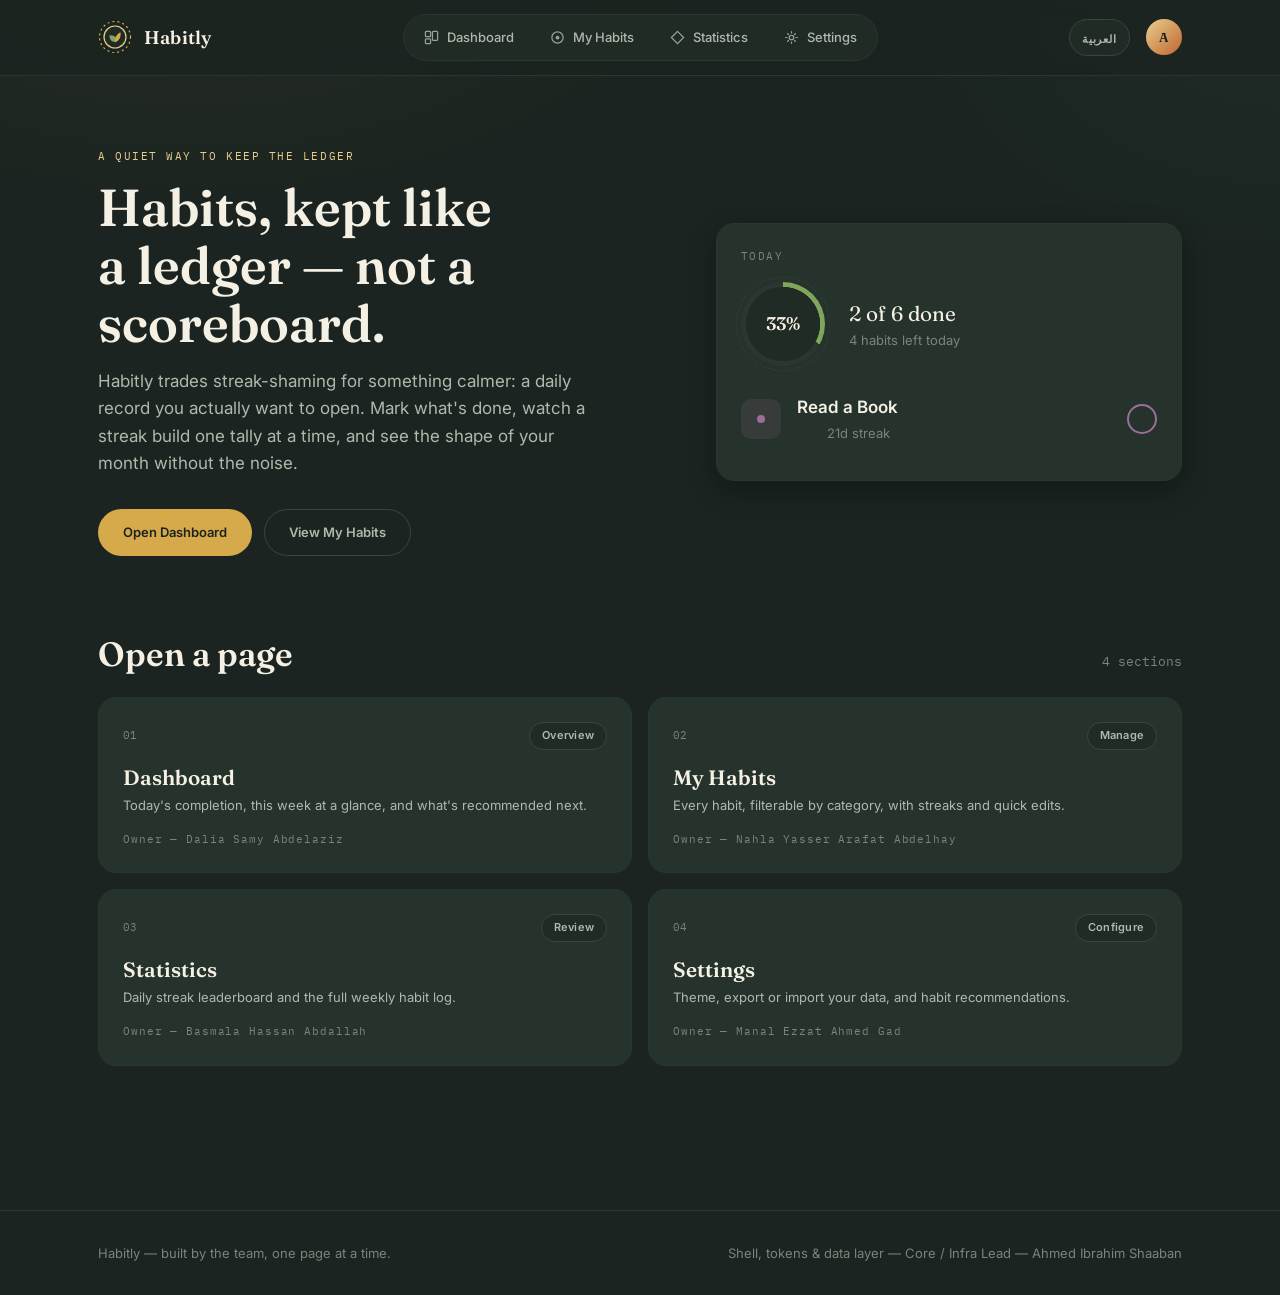
<file: index.html>
<!doctype html>
<html lang="en">
<head>
  <meta charset="UTF-8" />
  <meta name="viewport" content="width=device-width, initial-scale=1.0" />
  <title>Habitly — Keep the ledger.</title>
  <meta name="description" content="Habitly is a quiet, ledger-style way to keep your daily habits." />
  <link rel="icon" href="data:image/svg+xml,%3Csvg xmlns=%27http://www.w3.org/2000/svg%27 viewBox=%270 0 34 34%27%3E%3Ccircle cx=%2717%27 cy=%2717%27 r=%2716%27 fill=%27%231B2420%27/%3E%3Ccircle cx=%2717%27 cy=%2717%27 r=%2711%27 fill=%27%23202B25%27 stroke=%27%23E9CE8F%27 stroke-width=%271.2%27/%3E%3Cpath d=%27M17 22c-3.5 0-5.5-2.5-5.5-6.2 0-.3.2-.5.5-.5 3.9 0 6.7 1.6 7.8 4.2.2.5-.1 1-.6 1.1-.7.2-1.4.3-2.2.4Z%27 fill=%27%237FA65B%27/%3E%3Cpath d=%27M17 22c0-4.8 1.6-8 5-9.4.3-.1.6.1.6.4.4 4.4-1.6 7.7-5.1 9.2-.3.1-.5-.1-.5-.2Z%27 fill=%27%23D6A94B%27/%3E%3C/svg%3E" />
  <link rel="stylesheet" href="tokens.css" />
  <link rel="stylesheet" href="components.css" />
  <style>
    /* Home-page-only styling. Layout rules specific to index.html live here,
       not in tokens.css or components.css — those stay page-agnostic. */
    .hero {
      padding-block: var(--space-8) var(--space-7);
      display: grid;
      grid-template-columns: 1.1fr 0.9fr;
      gap: var(--space-7);
      align-items: center;
    }
    .hero__eyebrow {
      font-family: var(--font-mono);
      font-size: var(--fs-xs);
      letter-spacing: var(--tracking-wider);
      text-transform: uppercase;
      color: var(--color-gold-soft);
      margin-bottom: var(--space-3);
    }
    .hero__title {
      font-size: var(--fs-2xl);
      max-width: 12ch;
    }
    .hero__lede {
      margin-top: var(--space-4);
      max-width: 46ch;
      color: var(--color-text-secondary);
      font-size: var(--fs-md);
      line-height: var(--lh-normal);
    }
    .hero__actions {
      margin-top: var(--space-6);
      display: flex;
      gap: var(--space-3);
      flex-wrap: wrap;
    }
    .hero__panel {
      display: flex;
      flex-direction: column;
      gap: var(--space-4);
    }
    .hero__stat-row {
      display: flex;
      align-items: center;
      gap: var(--space-5);
    }
    .hero__stat-label {
      font-size: var(--fs-sm);
      color: var(--color-text-tertiary);
    }
    .hero__stat-value {
      font-family: var(--font-display);
      font-size: var(--fs-lg);
      color: var(--color-text-primary);
    }

    .menu {
      padding-block: var(--space-6) var(--space-8);
    }
    .menu__heading {
      display: flex;
      align-items: baseline;
      justify-content: space-between;
      margin-bottom: var(--space-5);
    }
    .menu__title {
      font-size: var(--fs-xl);
    }
    .menu__count {
      font-family: var(--font-mono);
      font-size: var(--fs-sm);
      color: var(--color-text-tertiary);
    }
    .menu__grid {
      display: grid;
      grid-template-columns: repeat(2, 1fr);
      gap: var(--space-4);
    }
    .menu-card {
      display: block;
      transition: border-color var(--duration-base) var(--ease-out),
                  transform var(--duration-fast) var(--ease-out);
    }
    .menu-card:hover {
      border-color: var(--color-gold);
      transform: translateY(-2px);
    }
    .menu-card__top {
      display: flex;
      align-items: center;
      justify-content: space-between;
    }
    .menu-card__index {
      font-family: var(--font-mono);
      font-size: var(--fs-xs);
      color: var(--color-text-tertiary);
    }
    .menu-card__title {
      margin-top: var(--space-4);
      font-size: var(--fs-lg);
    }
    .menu-card__desc {
      margin-top: var(--space-2);
      color: var(--color-text-secondary);
      font-size: var(--fs-sm);
      line-height: var(--lh-snug);
    }
    .menu-card__owner {
      margin-top: var(--space-4);
      font-family: var(--font-mono);
      font-size: var(--fs-xs);
      letter-spacing: var(--tracking-wide);
      color: var(--color-text-tertiary);
    }

    @media (max-width: 860px) {
      .hero { grid-template-columns: 1fr; }
      .menu__grid { grid-template-columns: 1fr; }
    }

    /* Arabic reads wider per character — relax the Latin-tuned max-widths */
    html[lang="ar"] .hero__title { max-width: 16ch; }
    html[lang="ar"] .hero__lede { max-width: 52ch; }
  </style>
</head>
<body>

  <!-- ================= Shared header — identical markup on every page ================= -->
  <header class="site-header">
    <div class="container site-header__inner">
      <a href="index.html" class="brand">
        <svg class="brand__mark" viewBox="0 0 34 34" fill="none" xmlns="http://www.w3.org/2000/svg">
          <circle cx="17" cy="17" r="15.5" stroke="var(--color-gold)" stroke-width="1.2" stroke-dasharray="2 3"/>
          <circle cx="17" cy="17" r="11" fill="var(--color-bg-elevated)" stroke="var(--color-gold-soft)" stroke-width="1.2"/>
          <path d="M17 22c-3.5 0-5.5-2.5-5.5-6.2 0-.3.2-.5.5-.5 3.9 0 6.7 1.6 7.8 4.2.2.5-.1 1-.6 1.1-.7.2-1.4.3-2.2.4Z" fill="var(--color-sage)"/>
          <path d="M17 22c0-4.8 1.6-8 5-9.4.3-.1.6.1.6.4.4 4.4-1.6 7.7-5.1 9.2-.3.1-.5-.1-.5-.2Z" fill="var(--color-gold)"/>
        </svg>
        <span class="brand__name">Habitly</span>
      </a>

      <nav class="nav" aria-label="Primary">
        <a href="dashboard.html" class="nav__link">
          <svg class="nav__link-icon" viewBox="0 0 16 16" fill="none"><rect x="1.5" y="1.5" width="5.5" height="5.5" rx="1" stroke="currentColor" stroke-width="1.3"/><rect x="9" y="1.5" width="5.5" height="9.5" rx="1" stroke="currentColor" stroke-width="1.3"/><rect x="1.5" y="9.5" width="5.5" height="5" rx="1" stroke="currentColor" stroke-width="1.3"/></svg>
          <span class="nav__link-label" data-i18n="nav.dashboard">Dashboard</span>
        </a>
        <a href="habits.html" class="nav__link">
          <svg class="nav__link-icon" viewBox="0 0 16 16" fill="none"><circle cx="8" cy="8" r="6" stroke="currentColor" stroke-width="1.3"/><circle cx="8" cy="8" r="2" fill="currentColor"/></svg>
          <span class="nav__link-label" data-i18n="nav.habits">My Habits</span>
        </a>
        <a href="stats.html" class="nav__link">
          <svg class="nav__link-icon" viewBox="0 0 16 16" fill="none"><path d="M8 1.5 14.5 8 8 14.5 1.5 8Z" stroke="currentColor" stroke-width="1.3"/></svg>
          <span class="nav__link-label" data-i18n="nav.stats">Statistics</span>
        </a>
        <a href="settings.html" class="nav__link">
          <svg class="nav__link-icon" viewBox="0 0 16 16" fill="none"><circle cx="8" cy="8" r="2.4" stroke="currentColor" stroke-width="1.3"/><path d="M8 1.8v1.4M8 12.8v1.4M14.2 8h-1.4M3.2 8H1.8M12.2 3.8l-1 1M4.8 11.2l-1 1M12.2 12.2l-1-1M4.8 4.8l-1-1" stroke="currentColor" stroke-width="1.3" stroke-linecap="round"/></svg>
          <span class="nav__link-label" data-i18n="nav.settings">Settings</span>
        </a>
      </nav>

      <div class="header-actions">
        <button type="button" class="lang-toggle" data-i18n="lang.toggle">العربية</button>
        <div class="avatar">A</div>
      </div>
    </div>
  </header>
  <!-- ================= /Shared header ================= -->

  <main class="container">

    <section class="hero">
      <div>
        <p class="hero__eyebrow" data-i18n="hero.eyebrow">A quiet way to keep the ledger</p>
        <h1 class="hero__title" data-i18n="hero.title">Habits, kept like a ledger — not a scoreboard.</h1>
        <p class="hero__lede" data-i18n="hero.lede">
          Habitly trades streak-shaming for something calmer: a daily record you actually
          want to open. Mark what's done, watch a streak build one tally at a time, and
          see the shape of your month without the noise.
        </p>
        <div class="hero__actions">
          <a href="dashboard.html" class="btn btn--primary" data-i18n="hero.cta.primary">Open Dashboard</a>
          <a href="habits.html" class="btn btn--ghost" data-i18n="hero.cta.secondary">View My Habits</a>
        </div>
      </div>

      <div class="card card--elevated hero__panel">
        <p class="card__eyebrow" data-i18n="hero.panel.eyebrow">Today</p>
        <div class="hero__stat-row">
          <div class="seal" style="--pct: 33; --seal-color: var(--color-sage);">
            <div class="seal__inner">33%</div>
          </div>
          <div>
            <div class="hero__stat-value" data-i18n="hero.panel.done">2 of 6 done</div>
            <div class="hero__stat-label" data-i18n="hero.panel.left">4 habits left today</div>
          </div>
        </div>
        <div class="ledger-row" style="padding-block: var(--space-3);">
          <div class="ledger-row__icon" style="--icon-bg: rgba(155,111,151,0.14); --icon-color: var(--cat-mind);">
            <span class="cat-dot" style="--dot-color: var(--cat-mind);"></span>
          </div>
          <div class="ledger-row__body">
            <div class="ledger-row__title" data-i18n="hero.sample.name">Read a Book</div>
            <div class="ledger-row__meta">
              <span class="tally">
                <span class="tally__group">
                  <span class="tally__mark is-filled" style="--mark-color: var(--cat-mind);"></span>
                  <span class="tally__mark is-filled" style="--mark-color: var(--cat-mind);"></span>
                  <span class="tally__mark is-filled" style="--mark-color: var(--cat-mind);"></span>
                  <span class="tally__mark is-filled" style="--mark-color: var(--cat-mind);"></span>
                  <span class="tally__mark is-filled" style="--mark-color: var(--cat-mind);"></span>
                </span>
              </span>
              <span data-i18n="hero.sample.streak">21d streak</span>
            </div>
          </div>
          <div class="check-ring" style="--ring-color: var(--cat-mind);"></div>
        </div>
      </div>
    </section>

    <section class="menu">
      <div class="menu__heading">
        <h2 class="menu__title" data-i18n="menu.title">Open a page</h2>
        <span class="menu__count" data-i18n="menu.count">4 sections</span>
      </div>
      <div class="menu__grid">
        <a href="dashboard.html" class="card menu-card">
          <div class="menu-card__top">
            <span class="menu-card__index">01</span>
            <span class="pill" data-i18n="menu.card1.tag">Overview</span>
          </div>
          <h3 class="menu-card__title" data-i18n="menu.card1.title">Dashboard</h3>
          <p class="menu-card__desc" data-i18n="menu.card1.desc">Today's completion, this week at a glance, and what's recommended next.</p>
          <p class="menu-card__owner" data-i18n="menu.owner" data-i18n-vars="name:Dalia Samy Abdelaziz">Owner — Dalia Samy Abdelaziz</p>
        </a>
        <a href="habits.html" class="card menu-card">
          <div class="menu-card__top">
            <span class="menu-card__index">02</span>
            <span class="pill" data-i18n="menu.card2.tag">Manage</span>
          </div>
          <h3 class="menu-card__title" data-i18n="menu.card2.title">My Habits</h3>
          <p class="menu-card__desc" data-i18n="menu.card2.desc">Every habit, filterable by category, with streaks and quick edits.</p>
          <p class="menu-card__owner" data-i18n="menu.owner" data-i18n-vars="name:Nahla Yasser Arafat Abdelhay">Owner — Nahla Yasser Arafat Abdelhay</p>
        </a>
        <a href="stats.html" class="card menu-card">
          <div class="menu-card__top">
            <span class="menu-card__index">03</span>
            <span class="pill" data-i18n="menu.card3.tag">Review</span>
          </div>
          <h3 class="menu-card__title" data-i18n="menu.card3.title">Statistics</h3>
          <p class="menu-card__desc" data-i18n="menu.card3.desc">Daily streak leaderboard and the full weekly habit log.</p>
          <p class="menu-card__owner" data-i18n="menu.owner" data-i18n-vars="name:Basmala Hassan Abdallah">Owner — Basmala Hassan Abdallah</p>
        </a>
        <a href="settings.html" class="card menu-card">
          <div class="menu-card__top">
            <span class="menu-card__index">04</span>
            <span class="pill" data-i18n="menu.card4.tag">Configure</span>
          </div>
          <h3 class="menu-card__title" data-i18n="menu.card4.title">Settings</h3>
          <p class="menu-card__desc" data-i18n="menu.card4.desc">Theme, export or import your data, and habit recommendations.</p>
          <p class="menu-card__owner" data-i18n="menu.owner" data-i18n-vars="name:Manal Ezzat Ahmed Gad">Owner — Manal Ezzat Ahmed Gad</p>
        </a>
      </div>
    </section>

  </main>

  <footer class="site-footer">
    <div class="container" style="display:flex; align-items:center; justify-content:space-between; width:100%; flex-wrap:wrap; gap:var(--space-4);">
      <span data-i18n="footer.tagline">Habitly — built by the team, one page at a time.</span>
      <span data-i18n="footer.credit" data-i18n-vars="coreLead:Ahmed Ibrahim Shaaban">Shell, tokens &amp; data layer — Core / Infra Lead — Ahmed Ibrahim Shaaban</span>
    </div>
  </footer>

  <script src="data.js"></script>
  <script src="router.js"></script>
  <script src="i18n.js"></script>
</body>
</html>
</file>
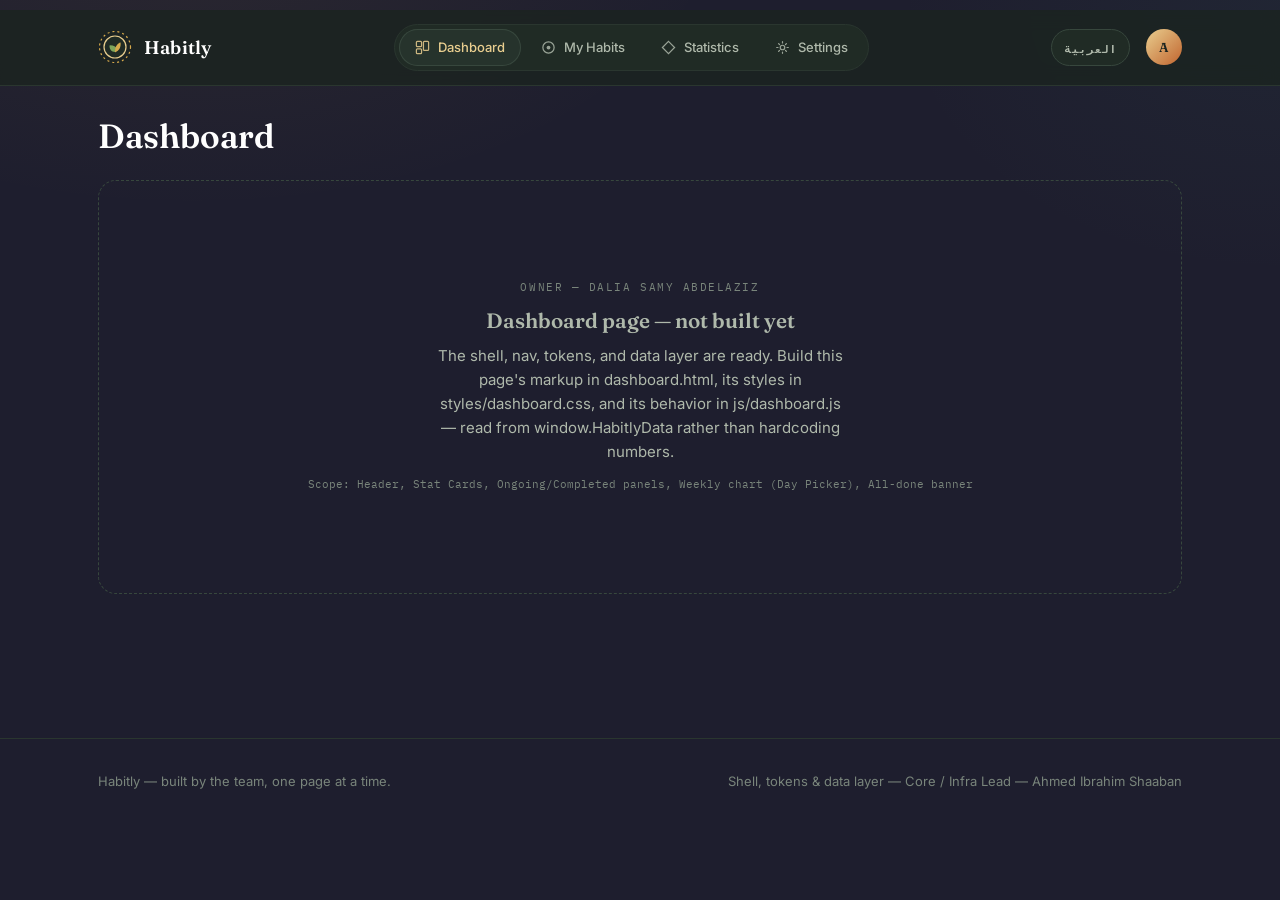
<file: dashboard.html>
<!doctype html>
<html lang="en">
<head>
  <meta charset="UTF-8" />
  <meta name="viewport" content="width=device-width, initial-scale=1.0" />
  <title>Dashboard — Habitly</title>
  <link rel="icon" href="data:image/svg+xml,%3Csvg xmlns=%27http://www.w3.org/2000/svg%27 viewBox=%270 0 34 34%27%3E%3Ccircle cx=%2717%27 cy=%2717%27 r=%2716%27 fill=%27%231B2420%27/%3E%3Ccircle cx=%2717%27 cy=%2717%27 r=%2711%27 fill=%27%23202B25%27 stroke=%27%23E9CE8F%27 stroke-width=%271.2%27/%3E%3Cpath d=%27M17 22c-3.5 0-5.5-2.5-5.5-6.2 0-.3.2-.5.5-.5 3.9 0 6.7 1.6 7.8 4.2.2.5-.1 1-.6 1.1-.7.2-1.4.3-2.2.4Z%27 fill=%27%237FA65B%27/%3E%3Cpath d=%27M17 22c0-4.8 1.6-8 5-9.4.3-.1.6.1.6.4.4 4.4-1.6 7.7-5.1 9.2-.3.1-.5-.1-.5-.2Z%27 fill=%27%23D6A94B%27/%3E%3C/svg%3E" />
  <link rel="stylesheet" href="tokens.css" />
  <link rel="stylesheet" href="components.css" />
  <link rel="stylesheet" href="dashboard.css" />
</head>
<body>

  <!-- ================= Shared header — identical markup on every page ================= -->
  <header class="site-header">
    <div class="container site-header__inner">
      <a href="index.html" class="brand">
        <svg class="brand__mark" viewBox="0 0 34 34" fill="none" xmlns="http://www.w3.org/2000/svg">
          <circle cx="17" cy="17" r="15.5" stroke="var(--color-gold)" stroke-width="1.2" stroke-dasharray="2 3"/>
          <circle cx="17" cy="17" r="11" fill="var(--color-bg-elevated)" stroke="var(--color-gold-soft)" stroke-width="1.2"/>
          <path d="M17 22c-3.5 0-5.5-2.5-5.5-6.2 0-.3.2-.5.5-.5 3.9 0 6.7 1.6 7.8 4.2.2.5-.1 1-.6 1.1-.7.2-1.4.3-2.2.4Z" fill="var(--color-sage)"/>
          <path d="M17 22c0-4.8 1.6-8 5-9.4.3-.1.6.1.6.4.4 4.4-1.6 7.7-5.1 9.2-.3.1-.5-.1-.5-.2Z" fill="var(--color-gold)"/>
        </svg>
        <span class="brand__name">Habitly</span>
      </a>

      <nav class="nav" aria-label="Primary">
        <a href="dashboard.html" class="nav__link">
          <svg class="nav__link-icon" viewBox="0 0 16 16" fill="none"><rect x="1.5" y="1.5" width="5.5" height="5.5" rx="1" stroke="currentColor" stroke-width="1.3"/><rect x="9" y="1.5" width="5.5" height="9.5" rx="1" stroke="currentColor" stroke-width="1.3"/><rect x="1.5" y="9.5" width="5.5" height="5" rx="1" stroke="currentColor" stroke-width="1.3"/></svg>
          <span class="nav__link-label" data-i18n="nav.dashboard">Dashboard</span>
        </a>
        <a href="habits.html" class="nav__link">
          <svg class="nav__link-icon" viewBox="0 0 16 16" fill="none"><circle cx="8" cy="8" r="6" stroke="currentColor" stroke-width="1.3"/><circle cx="8" cy="8" r="2" fill="currentColor"/></svg>
          <span class="nav__link-label" data-i18n="nav.habits">My Habits</span>
        </a>
        <a href="stats.html" class="nav__link">
          <svg class="nav__link-icon" viewBox="0 0 16 16" fill="none"><path d="M8 1.5 14.5 8 8 14.5 1.5 8Z" stroke="currentColor" stroke-width="1.3"/></svg>
          <span class="nav__link-label" data-i18n="nav.stats">Statistics</span>
        </a>
        <a href="settings.html" class="nav__link">
          <svg class="nav__link-icon" viewBox="0 0 16 16" fill="none"><circle cx="8" cy="8" r="2.4" stroke="currentColor" stroke-width="1.3"/><path d="M8 1.8v1.4M8 12.8v1.4M14.2 8h-1.4M3.2 8H1.8M12.2 3.8l-1 1M4.8 11.2l-1 1M12.2 12.2l-1-1M4.8 4.8l-1-1" stroke="currentColor" stroke-width="1.3" stroke-linecap="round"/></svg>
          <span class="nav__link-label" data-i18n="nav.settings">Settings</span>
        </a>
      </nav>

      <div class="header-actions">
        <button type="button" class="lang-toggle" data-i18n="lang.toggle">العربية</button>
        <div class="avatar">A</div>
      </div>
    </div>
  </header>
  <!-- ================= /Shared header ================= -->

  <main class="container" style="padding-block: var(--space-6) var(--space-8);">
    <h1 style="font-size: var(--fs-xl); margin-bottom: var(--space-5);">Dashboard</h1>

    <div class="placeholder-page">
      <p class="placeholder-page__owner">Owner — Dalia Samy Abdelaziz</p>
      <h2 style="font-size: var(--fs-lg);" data-i18n="placeholder.notBuilt" data-i18n-vars="page:Dashboard">Dashboard page — not built yet</h2>
      <p style="max-width: 46ch;" data-i18n="placeholder.instructions" data-i18n-vars="html:dashboard.html|css:styles/dashboard.css|js:js/dashboard.js">
        The shell, nav, tokens, and data layer are ready. Build this page's markup in
        <code>dashboard.html</code>, its styles in <code>styles/dashboard.css</code>, and its
        behavior in <code>js/dashboard.js</code> — read from <code>window.HabitlyData</code>
        rather than hardcoding numbers.
      </p>
      <p style="font-family: var(--font-mono); font-size: var(--fs-xs); color: var(--color-text-tertiary);">
        Scope: Header, Stat Cards, Ongoing/Completed panels, Weekly chart (Day Picker), All-done banner
      </p>
    </div>
  </main>

  <footer class="site-footer">
    <div class="container" style="display:flex; align-items:center; justify-content:space-between; width:100%; flex-wrap:wrap; gap:var(--space-4);">
      <span data-i18n="footer.tagline">Habitly — built by the team, one page at a time.</span>
      <span data-i18n="footer.credit" data-i18n-vars="coreLead:Ahmed Ibrahim Shaaban">Shell, tokens &amp; data layer — Core / Infra Lead — Ahmed Ibrahim Shaaban</span>
    </div>
  </footer>

  <script src="data.js"></script>
  <script src="router.js"></script>
  <script src="i18n.js"></script>
  <script src="dashboard.js"></script>
</body>
</html>
</file>
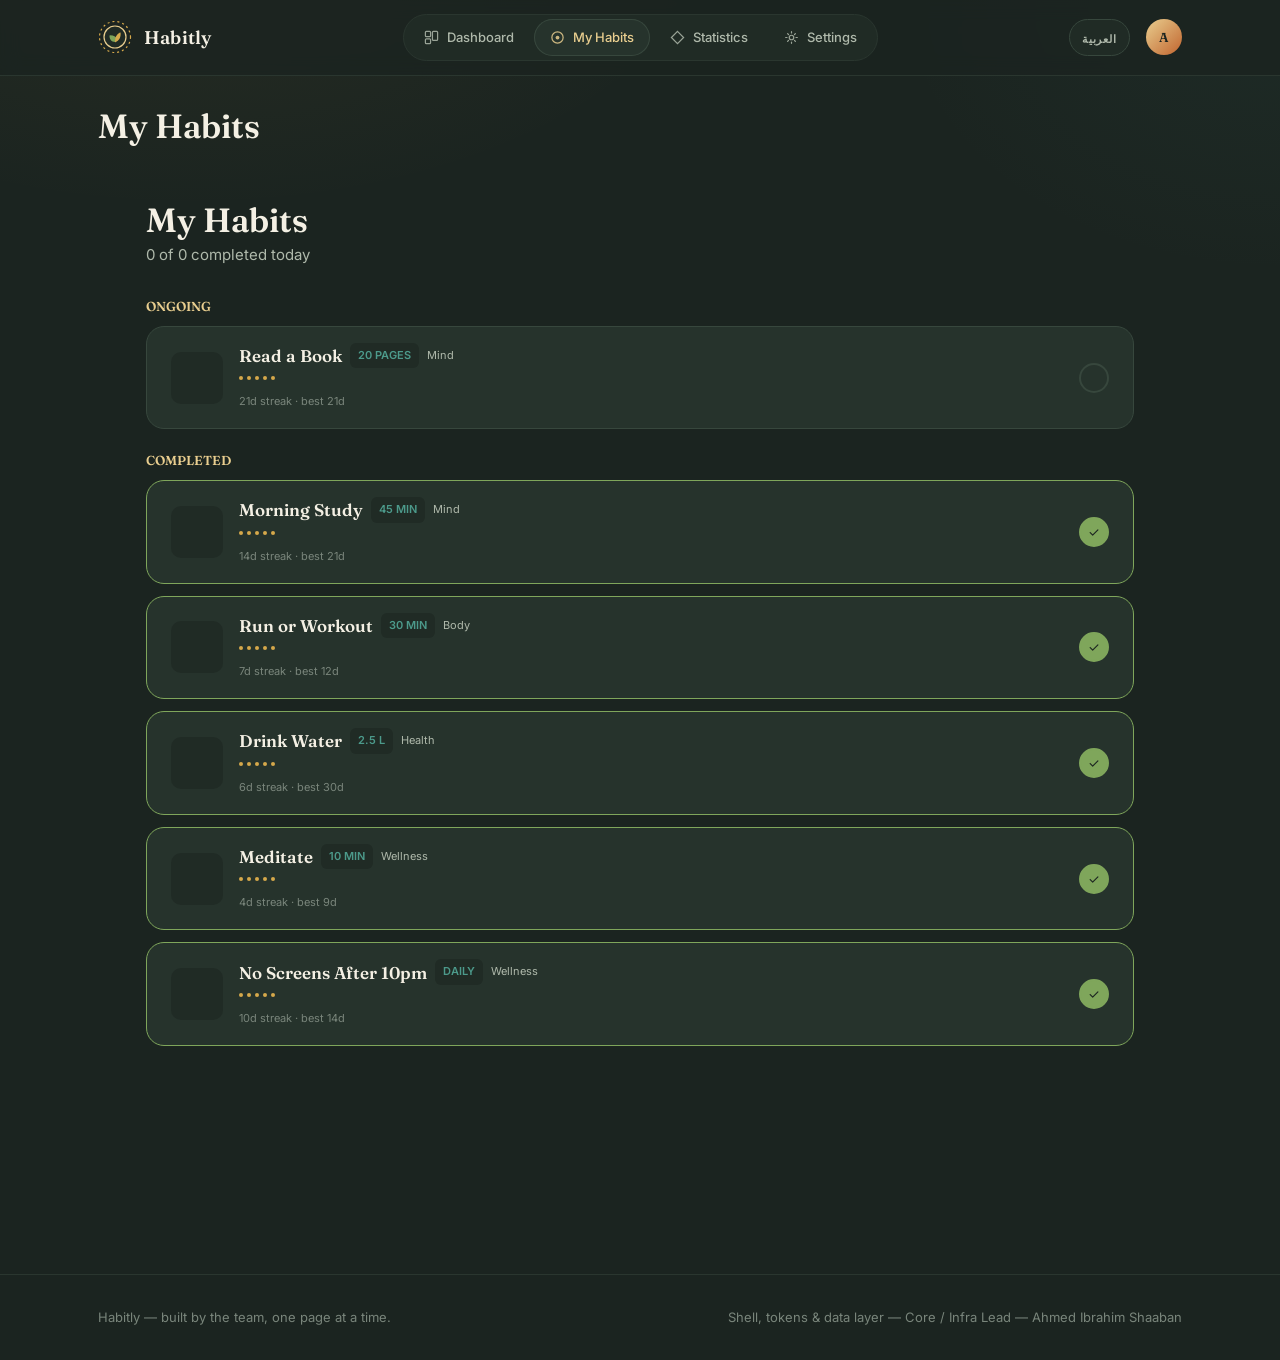
<file: habits.html>
<!doctype html>
<html lang="en">
  <head>
    <meta charset="UTF-8" />
    <meta name="viewport" content="width=device-width, initial-scale=1.0" />
    <title>My Habits — Habitly</title>
    <link
      rel="icon"
      href="data:image/svg+xml,%3Csvg xmlns=%27http://www.w3.org/2000/svg%27 viewBox=%270 0 34 34%27%3E%3Ccircle cx=%2717%27 cy=%2717%27 r=%2716%27 fill=%27%231B2420%27/%3E%3Ccircle cx=%2717%27 cy=%2717%27 r=%2711%27 fill=%27%23202B25%27 stroke=%27%23E9CE8F%27 stroke-width=%271.2%27/%3E%3Cpath d=%27M17 22c-3.5 0-5.5-2.5-5.5-6.2 0-.3.2-.5.5-.5 3.9 0 6.7 1.6 7.8 4.2.2.5-.1 1-.6 1.1-.7.2-1.4.3-2.2.4Z%27 fill=%27%237FA65B%27/%3E%3Cpath d=%27M17 22c0-4.8 1.6-8 5-9.4.3-.1.6.1.6.4.4 4.4-1.6 7.7-5.1 9.2-.3.1-.5-.1-.5-.2Z%27 fill=%27%23D6A94B%27/%3E%3C/svg%3E"
    />
    <link rel="stylesheet" href="tokens.css" />
    <link rel="stylesheet" href="components.css" />
    <link rel="stylesheet" href="habits.css" />
  </head>
  <body>
    <!-- ================= Shared header — identical markup on every page ================= -->
    <header class="site-header">
      <div class="container site-header__inner">
        <a href="index.html" class="brand">
          <svg
            class="brand__mark"
            viewBox="0 0 34 34"
            fill="none"
            xmlns="http://www.w3.org/2000/svg"
          >
            <circle
              cx="17"
              cy="17"
              r="15.5"
              stroke="var(--color-gold)"
              stroke-width="1.2"
              stroke-dasharray="2 3"
            />
            <circle
              cx="17"
              cy="17"
              r="11"
              fill="var(--color-bg-elevated)"
              stroke="var(--color-gold-soft)"
              stroke-width="1.2"
            />
            <path
              d="M17 22c-3.5 0-5.5-2.5-5.5-6.2 0-.3.2-.5.5-.5 3.9 0 6.7 1.6 7.8 4.2.2.5-.1 1-.6 1.1-.7.2-1.4.3-2.2.4Z"
              fill="var(--color-sage)"
            />
            <path
              d="M17 22c0-4.8 1.6-8 5-9.4.3-.1.6.1.6.4.4 4.4-1.6 7.7-5.1 9.2-.3.1-.5-.1-.5-.2Z"
              fill="var(--color-gold)"
            />
          </svg>
          <span class="brand__name">Habitly</span>
        </a>

        <nav class="nav" aria-label="Primary">
          <a href="dashboard.html" class="nav__link">
            <svg class="nav__link-icon" viewBox="0 0 16 16" fill="none">
              <rect
                x="1.5"
                y="1.5"
                width="5.5"
                height="5.5"
                rx="1"
                stroke="currentColor"
                stroke-width="1.3"
              />
              <rect
                x="9"
                y="1.5"
                width="5.5"
                height="9.5"
                rx="1"
                stroke="currentColor"
                stroke-width="1.3"
              />
              <rect
                x="1.5"
                y="9.5"
                width="5.5"
                height="5"
                rx="1"
                stroke="currentColor"
                stroke-width="1.3"
              />
            </svg>
            <span class="nav__link-label" data-i18n="nav.dashboard"
              >Dashboard</span
            >
          </a>
          <a href="habits.html" class="nav__link">
            <svg class="nav__link-icon" viewBox="0 0 16 16" fill="none">
              <circle
                cx="8"
                cy="8"
                r="6"
                stroke="currentColor"
                stroke-width="1.3"
              />
              <circle cx="8" cy="8" r="2" fill="currentColor" />
            </svg>
            <span class="nav__link-label" data-i18n="nav.habits"
              >My Habits</span
            >
          </a>
          <a href="stats.html" class="nav__link">
            <svg class="nav__link-icon" viewBox="0 0 16 16" fill="none">
              <path
                d="M8 1.5 14.5 8 8 14.5 1.5 8Z"
                stroke="currentColor"
                stroke-width="1.3"
              />
            </svg>
            <span class="nav__link-label" data-i18n="nav.stats"
              >Statistics</span
            >
          </a>
          <a href="settings.html" class="nav__link">
            <svg class="nav__link-icon" viewBox="0 0 16 16" fill="none">
              <circle
                cx="8"
                cy="8"
                r="2.4"
                stroke="currentColor"
                stroke-width="1.3"
              />
              <path
                d="M8 1.8v1.4M8 12.8v1.4M14.2 8h-1.4M3.2 8H1.8M12.2 3.8l-1 1M4.8 11.2l-1 1M12.2 12.2l-1-1M4.8 4.8l-1-1"
                stroke="currentColor"
                stroke-width="1.3"
                stroke-linecap="round"
              />
            </svg>
            <span class="nav__link-label" data-i18n="nav.settings"
              >Settings</span
            >
          </a>
        </nav>

        <div class="header-actions">
          <button type="button" class="lang-toggle" data-i18n="lang.toggle">
            العربية
          </button>
          <div class="avatar">A</div>
        </div>
      </div>
    </header>
    <!-- ================= /Shared header ================= -->

    <main
      class="container"
      style="padding-block: var(--space-6) var(--space-8)"
    >
      <h1 style="font-size: var(--fs-xl); margin-bottom: var(--space-5)">
        My Habits
      </h1>

      <div class="container habits-page">
        <h1>My Habits</h1>
        <p class="sub" id="counter">0 of 0 completed today</p>

        <h3 class="group-title">ONGOING</h3>

        <div id="ongoing">
          <div class="habit">
            <div class="habit-icon">
              <i class="fa-solid fa-book-open-reader"></i>
            </div>

            <div class="habit-content">
              <div class="habit-title">
                <h4>Read a Book</h4>
                <span class="duration">20 PAGES</span>
                <span class="category">Mind</span>
              </div>

              <div class="progress">
                <span class="dot"></span>
                <span class="dot"></span>
                <span class="dot"></span>
                <span class="dot"></span>
                <span class="dot"></span>
              </div>

              <span class="info">21d streak · best 21d</span>
            </div>

            <button class="check"></button>
          </div>
        </div>

        <h3 class="group-title">COMPLETED</h3>

        <div id="completed">
          <div class="habit done">
            <div class="habit-icon"><i class="fa-solid fa-book"></i></div>

            <div class="habit-content">
              <div class="habit-title">
                <h4>Morning Study</h4>
                <span class="duration">45 MIN</span>
                <span class="category">Mind</span>
              </div>

              <div class="progress">
                <span class="dot"></span>
                <span class="dot"></span>
                <span class="dot"></span>
                <span class="dot"></span>
                <span class="dot"></span>
              </div>

              <span class="info">14d streak · best 21d</span>
            </div>

            <button class="check">✓</button>
          </div>

          <div class="habit done">
            <div class="habit-icon">
              <i class="fa-solid fa-person-running"></i>
            </div>

            <div class="habit-content">
              <div class="habit-title">
                <h4>Run or Workout</h4>
                <span class="duration">30 MIN</span>
                <span class="category">Body</span>
              </div>

              <div class="progress">
                <span class="dot"></span>
                <span class="dot"></span>
                <span class="dot"></span>
                <span class="dot"></span>
                <span class="dot"></span>
              </div>

              <span class="info">7d streak · best 12d</span>
            </div>

            <button class="check">✓</button>
          </div>

          <div class="habit done">
            <div class="habit-icon">
              <i class="fa-solid fa-bottle-water"></i>
            </div>

            <div class="habit-content">
              <div class="habit-title">
                <h4>Drink Water</h4>
                <span class="duration">2.5 L</span>
                <span class="category">Health</span>
              </div>

              <div class="progress">
                <span class="dot"></span>
                <span class="dot"></span>
                <span class="dot"></span>
                <span class="dot"></span>
                <span class="dot"></span>
              </div>

              <span class="info">6d streak · best 30d</span>
            </div>

            <button class="check">✓</button>
          </div>

          <div class="habit done">
            <div class="habit-icon">
              <i class="fa-solid fa-pause"></i>
            </div>

            <div class="habit-content">
              <div class="habit-title">
                <h4>Meditate</h4>
                <span class="duration">10 MIN</span>
                <span class="category">Wellness</span>
              </div>

              <div class="progress">
                <span class="dot"></span>
                <span class="dot"></span>
                <span class="dot"></span>
                <span class="dot"></span>
                <span class="dot"></span>
              </div>

              <span class="info">4d streak · best 9d</span>
            </div>

            <button class="check">✓</button>
          </div>

          <div class="habit done">
            <div class="habit-icon">
              <i class="fa-regular fa-thumbs-down"></i>
            </div>

            <div class="habit-content">
              <div class="habit-title">
                <h4>No Screens After 10pm</h4>
                <span class="duration">DAILY</span>
                <span class="category">Wellness</span>
              </div>

              <div class="progress">
                <span class="dot"></span>
                <span class="dot"></span>
                <span class="dot"></span>
                <span class="dot"></span>
                <span class="dot"></span>
              </div>

              <span class="info">10d streak · best 14d</span>
            </div>

            <button class="check">✓</button>
          </div>
        </div>
      </div>
    </main>

    <footer class="site-footer">
      <div
        class="container"
        style="
          display: flex;
          align-items: center;
          justify-content: space-between;
          width: 100%;
          flex-wrap: wrap;
          gap: var(--space-4);
        "
      >
        <span data-i18n="footer.tagline"
          >Habitly — built by the team, one page at a time.</span
        >
        <span
          data-i18n="footer.credit"
          data-i18n-vars="coreLead:Ahmed Ibrahim Shaaban"
          >Shell, tokens &amp; data layer — Core / Infra Lead — Ahmed Ibrahim
          Shaaban</span
        >
      </div>
    </footer>

    <script src="data.js"></script>
    <script src="router.js"></script>
    <script src="i18n.js"></script>
    <script src="habits.js"></script>
  </body>
</html>
</file>
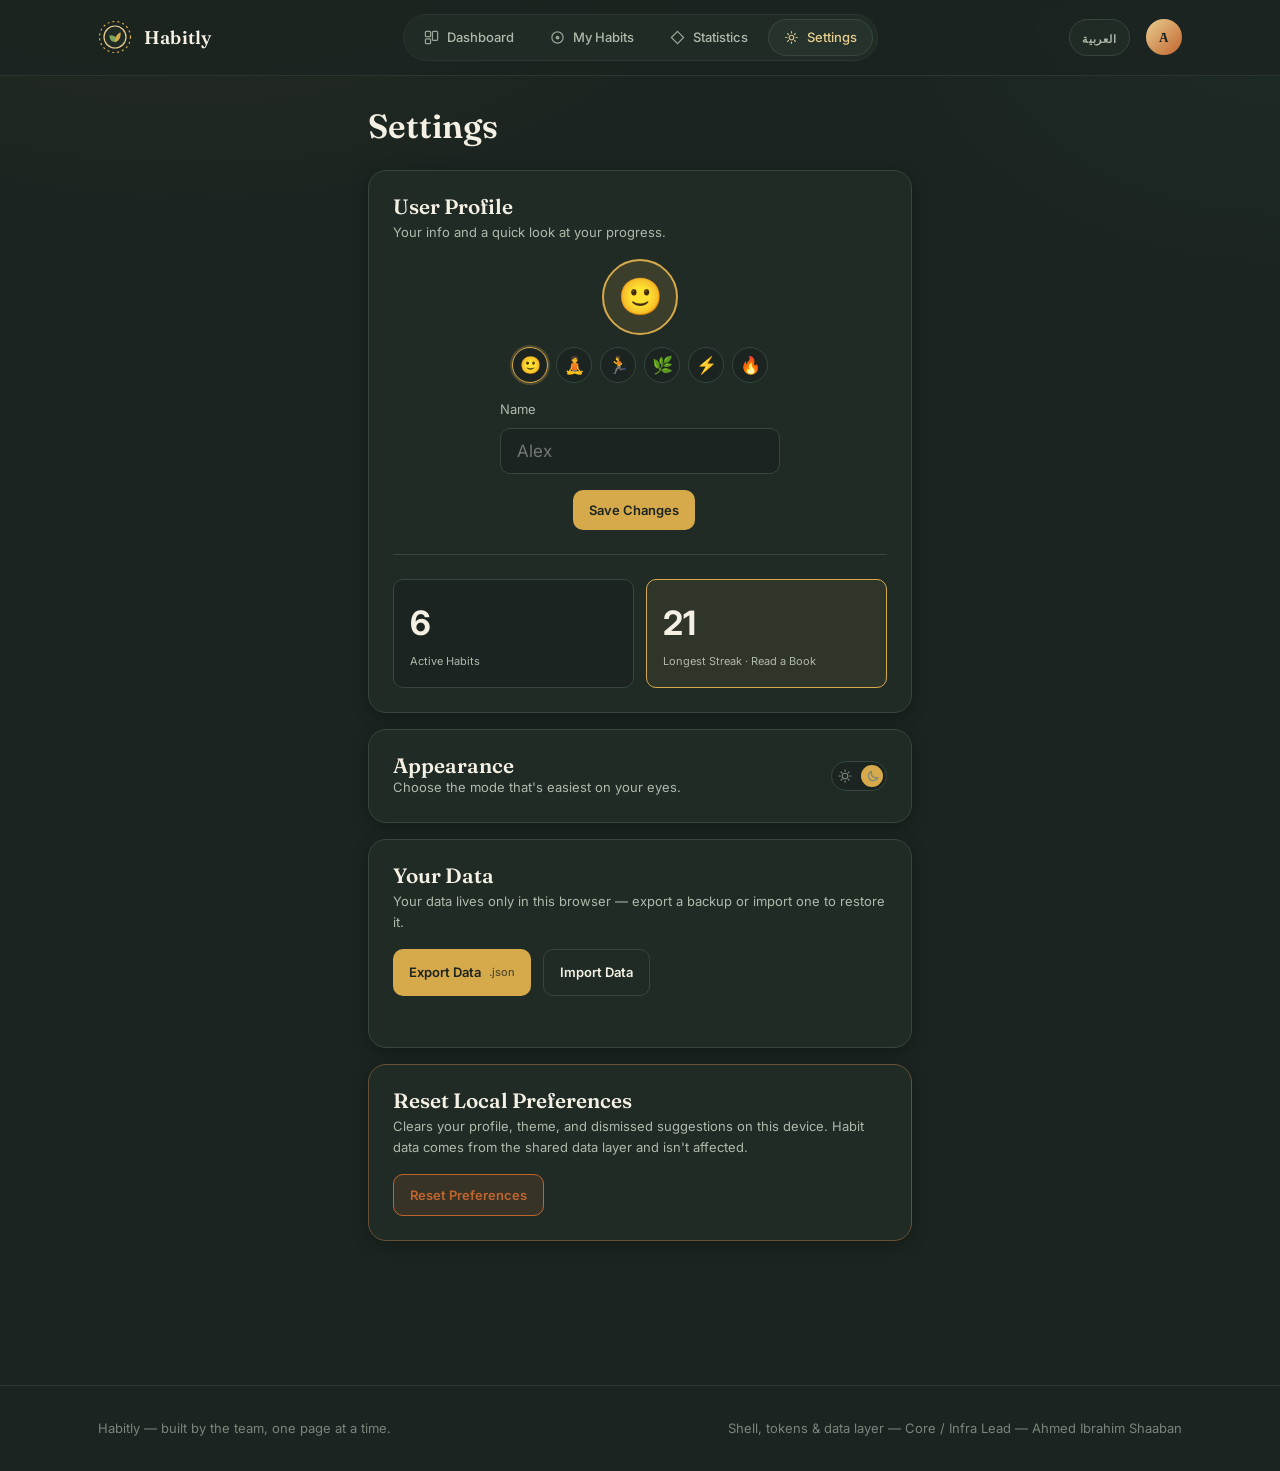
<file: settings.html>
<!doctype html>
<html lang="en">
<head>
  <meta charset="UTF-8" />
  <meta name="viewport" content="width=device-width, initial-scale=1.0" />
  <title>Settings — Habitly</title>
  <link rel="icon" href="data:image/svg+xml,%3Csvg xmlns=%27http://www.w3.org/2000/svg%27 viewBox=%270 0 34 34%27%3E%3Ccircle cx=%2717%27 cy=%2717%27 r=%2716%27 fill=%27%231B2420%27/%3E%3Ccircle cx=%2717%27 cy=%2717%27 r=%2711%27 fill=%27%23202B25%27 stroke=%27%23E9CE8F%27 stroke-width=%271.2%27/%3E%3Cpath d=%27M17 22c-3.5 0-5.5-2.5-5.5-6.2 0-.3.2-.5.5-.5 3.9 0 6.7 1.6 7.8 4.2.2.5-.1 1-.6 1.1-.7.2-1.4.3-2.2.4Z%27 fill=%27%237FA65B%27/%3E%3Cpath d=%27M17 22c0-4.8 1.6-8 5-9.4.3-.1.6.1.6.4.4 4.4-1.6 7.7-5.1 9.2-.3.1-.5-.1-.5-.2Z%27 fill=%27%23D6A94B%27/%3E%3C/svg%3E" />
  <link rel="stylesheet" href="tokens.css" />
  <link rel="stylesheet" href="components.css" />
  <link rel="stylesheet" href="settings.css" />
</head>
<body>

  <!-- ================= Shared header — identical markup on every page ================= -->
  <header class="site-header">
    <div class="container site-header__inner">
      <a href="index.html" class="brand">
        <svg class="brand__mark" viewBox="0 0 34 34" fill="none" xmlns="http://www.w3.org/2000/svg">
          <circle cx="17" cy="17" r="15.5" stroke="var(--color-gold)" stroke-width="1.2" stroke-dasharray="2 3"/>
          <circle cx="17" cy="17" r="11" fill="var(--color-bg-elevated)" stroke="var(--color-gold-soft)" stroke-width="1.2"/>
          <path d="M17 22c-3.5 0-5.5-2.5-5.5-6.2 0-.3.2-.5.5-.5 3.9 0 6.7 1.6 7.8 4.2.2.5-.1 1-.6 1.1-.7.2-1.4.3-2.2.4Z" fill="var(--color-sage)"/>
          <path d="M17 22c0-4.8 1.6-8 5-9.4.3-.1.6.1.6.4.4 4.4-1.6 7.7-5.1 9.2-.3.1-.5-.1-.5-.2Z" fill="var(--color-gold)"/>
        </svg>
        <span class="brand__name">Habitly</span>
      </a>

      <nav class="nav" aria-label="Primary">
        <a href="dashboard.html" class="nav__link">
          <svg class="nav__link-icon" viewBox="0 0 16 16" fill="none"><rect x="1.5" y="1.5" width="5.5" height="5.5" rx="1" stroke="currentColor" stroke-width="1.3"/><rect x="9" y="1.5" width="5.5" height="9.5" rx="1" stroke="currentColor" stroke-width="1.3"/><rect x="1.5" y="9.5" width="5.5" height="5" rx="1" stroke="currentColor" stroke-width="1.3"/></svg>
          <span class="nav__link-label" data-i18n="nav.dashboard">Dashboard</span>
        </a>
        <a href="habits.html" class="nav__link">
          <svg class="nav__link-icon" viewBox="0 0 16 16" fill="none"><circle cx="8" cy="8" r="6" stroke="currentColor" stroke-width="1.3"/><circle cx="8" cy="8" r="2" fill="currentColor"/></svg>
          <span class="nav__link-label" data-i18n="nav.habits">My Habits</span>
        </a>
        <a href="stats.html" class="nav__link">
          <svg class="nav__link-icon" viewBox="0 0 16 16" fill="none"><path d="M8 1.5 14.5 8 8 14.5 1.5 8Z" stroke="currentColor" stroke-width="1.3"/></svg>
          <span class="nav__link-label" data-i18n="nav.stats">Statistics</span>
        </a>
        <a href="settings.html" class="nav__link nav__link--active" aria-current="page">
          <svg class="nav__link-icon" viewBox="0 0 16 16" fill="none"><circle cx="8" cy="8" r="2.4" stroke="currentColor" stroke-width="1.3"/><path d="M8 1.8v1.4M8 12.8v1.4M14.2 8h-1.4M3.2 8H1.8M12.2 3.8l-1 1M4.8 11.2l-1 1M12.2 12.2l-1-1M4.8 4.8l-1-1" stroke="currentColor" stroke-width="1.3" stroke-linecap="round"/></svg>
          <span class="nav__link-label" data-i18n="nav.settings">Settings</span>
        </a>
      </nav>

      <div class="header-actions">
        <button type="button" class="lang-toggle" data-i18n="lang.toggle">العربية</button>
        <div class="avatar">A</div>
      </div>
    </div>
  </header>
  <!-- ================= /Shared header ================= -->

  <main class="container settings-page" style="padding-block: var(--space-6) var(--space-8);">
    <h1 style="font-size: var(--fs-xl); margin-bottom: var(--space-5);" data-i18n="settings.title">Settings</h1>

    <div class="settings-stack">

      <!-- User Profile -->
      <section class="settings-panel" aria-labelledby="profileHeading">
        <h2 id="profileHeading" class="settings-panel__title" data-i18n="settings.profile.title">User Profile</h2>
        <p class="settings-panel__desc" data-i18n="settings.profile.desc">Your info and a quick look at your progress.</p>

        <div class="profile-block">
          <div class="avatar-picker">
            <span id="avatarDisplay" class="avatar-display">🙂</span>
            <div class="avatar-options" id="avatarOptions">
              <button type="button" data-avatar="🙂">🙂</button>
              <button type="button" data-avatar="🧘">🧘</button>
              <button type="button" data-avatar="🏃">🏃</button>
              <button type="button" data-avatar="🌿">🌿</button>
              <button type="button" data-avatar="⚡">⚡</button>
              <button type="button" data-avatar="🔥">🔥</button>
            </div>
          </div>

          <div class="profile-field">
            <label for="nameInput" data-i18n="settings.profile.name">Name</label>
            <input type="text" id="nameInput" maxlength="40" placeholder="Alex" />
          </div>

          <div class="profile-actions">
            <button id="saveProfileBtn" class="btn btn--primary" type="button" data-i18n="settings.profile.save">Save Changes</button>
            <span id="saveStatus" class="save-status" role="status" aria-live="polite"></span>
          </div>
        </div>

        <div class="profile-stats">
          <div class="profile-stat">
            <span class="profile-stat__value" id="statHabits">0</span>
            <span class="profile-stat__label" data-i18n="settings.profile.statHabits">Active Habits</span>
          </div>
          <div class="profile-stat profile-stat--accent">
            <span class="profile-stat__value" id="statStreak">0</span>
            <span class="profile-stat__label" id="statStreakLabel" data-i18n="settings.profile.statStreak">Longest Streak</span>
          </div>
        </div>
      </section>

      <!-- Appearance -->
      <section class="settings-panel" aria-labelledby="appearanceHeading">
        <div class="settings-panel__row">
          <div>
            <h2 id="appearanceHeading" class="settings-panel__title" data-i18n="settings.appearance.title">Appearance</h2>
            <p class="settings-panel__desc" data-i18n="settings.appearance.desc">Choose the mode that's easiest on your eyes.</p>
          </div>
          <button id="themeToggle" class="theme-switch" type="button" aria-pressed="false" aria-label="Toggle dark or light mode">
            <span class="theme-switch__icon theme-switch__icon--sun" aria-hidden="true">
              <svg viewBox="0 0 16 16" fill="none"><circle cx="8" cy="8" r="3.2" stroke="currentColor" stroke-width="1.3"/><path d="M8 1v1.6M8 13.4V15M15 8h-1.6M2.6 8H1M12.6 3.4l-1.1 1.1M4.5 11.5l-1.1 1.1M12.6 12.6l-1.1-1.1M4.5 4.5 3.4 3.4" stroke="currentColor" stroke-width="1.3" stroke-linecap="round"/></svg>
            </span>
            <span class="theme-switch__thumb"></span>
            <span class="theme-switch__icon theme-switch__icon--moon" aria-hidden="true">
              <svg viewBox="0 0 16 16" fill="none"><path d="M13.5 9.7A5.6 5.6 0 0 1 6.3 2.5a5.6 5.6 0 1 0 7.2 7.2Z" stroke="currentColor" stroke-width="1.3" stroke-linejoin="round"/></svg>
            </span>
          </button>
        </div>
      </section>

      <!-- Data management -->
      <section class="settings-panel" aria-labelledby="dataHeading">
        <h2 id="dataHeading" class="settings-panel__title" data-i18n="settings.data.title">Your Data</h2>
        <p class="settings-panel__desc" data-i18n="settings.data.desc">Your data lives only in this browser — export a backup or import one to restore it.</p>

        <div class="settings-panel__actions">
          <button id="exportBtn" class="btn btn--primary" type="button">
            <span data-i18n="settings.data.export">Export Data</span>
            <span class="btn__sub">.json</span>
          </button>

          <label class="btn btn--ghost" for="importInput">
            <span data-i18n="settings.data.import">Import Data</span>
            <input type="file" id="importInput" accept="application/json" hidden />
          </label>
        </div>

        <p id="dataStatus" class="settings-status" role="status" aria-live="polite"></p>
      </section>

      <!-- Danger zone -->
      <section class="settings-panel settings-panel--danger" aria-labelledby="dangerHeading">
        <h2 id="dangerHeading" class="settings-panel__title" data-i18n="settings.reset.title">Reset Local Preferences</h2>
        <p class="settings-panel__desc" data-i18n="settings.reset.desc">Clears your profile, theme, and dismissed suggestions on this device. Habit data comes from the shared data layer and isn't affected.</p>
        <button id="resetBtn" class="btn btn--danger" type="button" data-i18n="settings.reset.action">Reset Preferences</button>
      </section>

    </div>
  </main>

  <!-- Confirm modal -->
  <div id="confirmModal" class="modal-overlay" hidden>
    <div class="modal" role="alertdialog" aria-modal="true" aria-labelledby="modalTitle">
      <h3 id="modalTitle" data-i18n="settings.reset.confirmTitle">Reset local preferences?</h3>
      <p data-i18n="settings.reset.confirmBody">Your profile, theme, and dismissed suggestions on this device will be cleared. Habit data is unaffected.</p>
      <div class="modal__actions">
        <button id="cancelReset" class="btn btn--ghost" type="button" data-i18n="settings.reset.cancel">Cancel</button>
        <button id="confirmReset" class="btn btn--danger" type="button" data-i18n="settings.reset.confirm">Yes, reset preferences</button>
      </div>
    </div>
  </div>

  <footer class="site-footer">
    <div class="container" style="display:flex; align-items:center; justify-content:space-between; width:100%; flex-wrap:wrap; gap:var(--space-4);">
      <span data-i18n="footer.tagline">Habitly — built by the team, one page at a time.</span>
      <span data-i18n="footer.credit" data-i18n-vars="coreLead:Ahmed Ibrahim Shaaban">Shell, tokens &amp; data layer — Core / Infra Lead — Ahmed Ibrahim Shaaban</span>
    </div>
  </footer>

  <script src="data.js"></script>
  <script src="router.js"></script>
  <script src="i18n.js"></script>
  <script src="settings.js"></script>
</body>
</html>
</file>
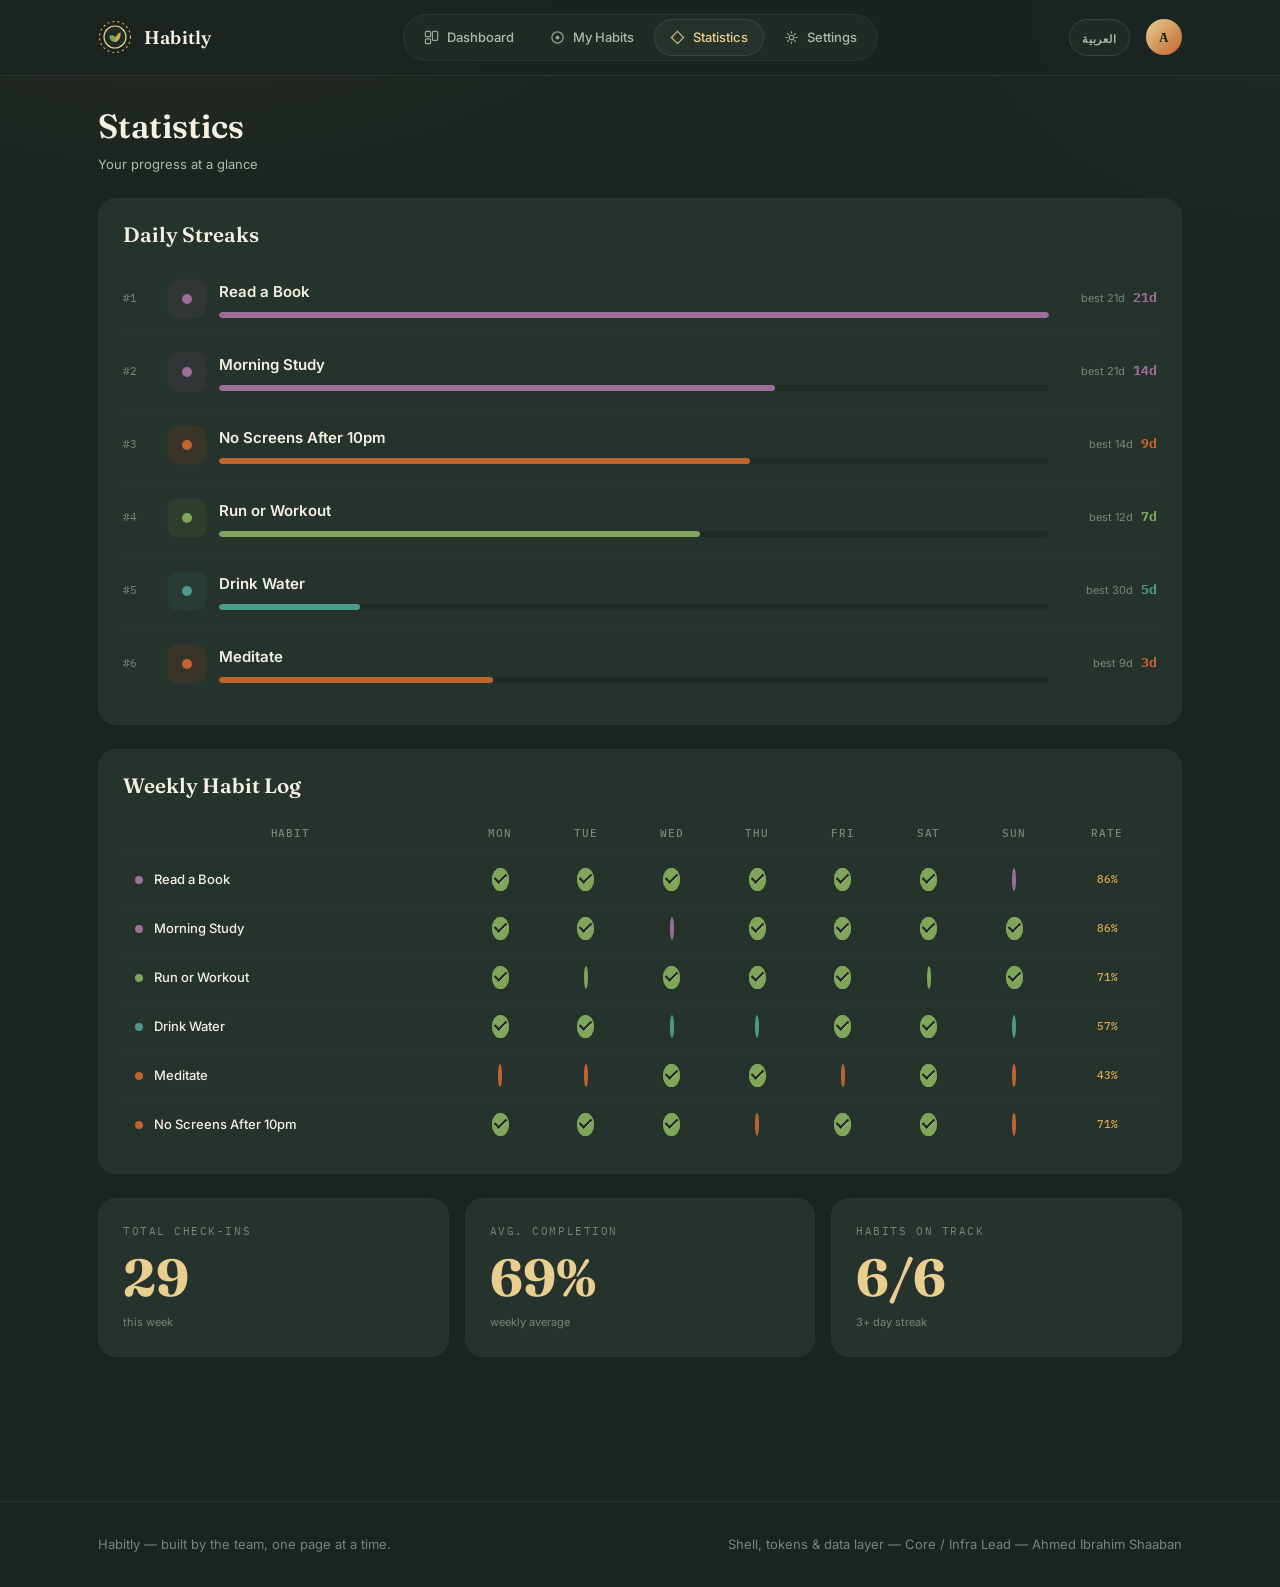
<file: stats.html>
<!doctype html>
<html lang="en">
  <head>
    <meta charset="UTF-8" />
    <meta name="viewport" content="width=device-width, initial-scale=1.0" />
    <title>Statistics — Habitly</title>
    <link
      rel="icon"
      href="data:image/svg+xml,%3Csvg xmlns=%27http://www.w3.org/2000/svg%27 viewBox=%270 0 34 34%27%3E%3Ccircle cx=%2717%27 cy=%2717%27 r=%2716%27 fill=%27%231B2420%27/%3E%3Ccircle cx=%2717%27 cy=%2717%27 r=%2711%27 fill=%27%23202B25%27 stroke=%27%23E9CE8F%27 stroke-width=%271.2%27/%3E%3Cpath d=%27M17 22c-3.5 0-5.5-2.5-5.5-6.2 0-.3.2-.5.5-.5 3.9 0 6.7 1.6 7.8 4.2.2.5-.1 1-.6 1.1-.7.2-1.4.3-2.2.4Z%27 fill=%27%237FA65B%27/%3E%3Cpath d=%27M17 22c0-4.8 1.6-8 5-9.4.3-.1.6.1.6.4.4 4.4-1.6 7.7-5.1 9.2-.3.1-.5-.1-.5-.2Z%27 fill=%27%23D6A94B%27/%3E%3C/svg%3E"
    />
    <link rel="stylesheet" href="tokens.css" />
    <link rel="stylesheet" href="components.css" />
    <link rel="stylesheet" href="stats.css" />
  </head>
  <body>
    <!-- ================= Shared header — identical markup on every page ================= -->
    <header class="site-header">
      <div class="container site-header__inner">
        <a href="index.html" class="brand">
          <svg
            class="brand__mark"
            viewBox="0 0 34 34"
            fill="none"
            xmlns="http://www.w3.org/2000/svg"
          >
            <circle
              cx="17"
              cy="17"
              r="15.5"
              stroke="var(--color-gold)"
              stroke-width="1.2"
              stroke-dasharray="2 3"
            />
            <circle
              cx="17"
              cy="17"
              r="11"
              fill="var(--color-bg-elevated)"
              stroke="var(--color-gold-soft)"
              stroke-width="1.2"
            />
            <path
              d="M17 22c-3.5 0-5.5-2.5-5.5-6.2 0-.3.2-.5.5-.5 3.9 0 6.7 1.6 7.8 4.2.2.5-.1 1-.6 1.1-.7.2-1.4.3-2.2.4Z"
              fill="var(--color-sage)"
            />
            <path
              d="M17 22c0-4.8 1.6-8 5-9.4.3-.1.6.1.6.4.4 4.4-1.6 7.7-5.1 9.2-.3.1-.5-.1-.5-.2Z"
              fill="var(--color-gold)"
            />
          </svg>
          <span class="brand__name">Habitly</span>
        </a>

        <nav class="nav" aria-label="Primary">
          <a href="dashboard.html" class="nav__link">
            <svg class="nav__link-icon" viewBox="0 0 16 16" fill="none">
              <rect
                x="1.5"
                y="1.5"
                width="5.5"
                height="5.5"
                rx="1"
                stroke="currentColor"
                stroke-width="1.3"
              />
              <rect
                x="9"
                y="1.5"
                width="5.5"
                height="9.5"
                rx="1"
                stroke="currentColor"
                stroke-width="1.3"
              />
              <rect
                x="1.5"
                y="9.5"
                width="5.5"
                height="5"
                rx="1"
                stroke="currentColor"
                stroke-width="1.3"
              />
            </svg>
            <span class="nav__link-label" data-i18n="nav.dashboard"
              >Dashboard</span
            >
          </a>
          <a href="habits.html" class="nav__link">
            <svg class="nav__link-icon" viewBox="0 0 16 16" fill="none">
              <circle
                cx="8"
                cy="8"
                r="6"
                stroke="currentColor"
                stroke-width="1.3"
              />
              <circle cx="8" cy="8" r="2" fill="currentColor" />
            </svg>
            <span class="nav__link-label" data-i18n="nav.habits"
              >My Habits</span
            >
          </a>
          <a href="stats.html" class="nav__link">
            <svg class="nav__link-icon" viewBox="0 0 16 16" fill="none">
              <path
                d="M8 1.5 14.5 8 8 14.5 1.5 8Z"
                stroke="currentColor"
                stroke-width="1.3"
              />
            </svg>
            <span class="nav__link-label" data-i18n="nav.stats"
              >Statistics</span
            >
          </a>
          <a href="settings.html" class="nav__link">
            <svg class="nav__link-icon" viewBox="0 0 16 16" fill="none">
              <circle
                cx="8"
                cy="8"
                r="2.4"
                stroke="currentColor"
                stroke-width="1.3"
              />
              <path
                d="M8 1.8v1.4M8 12.8v1.4M14.2 8h-1.4M3.2 8H1.8M12.2 3.8l-1 1M4.8 11.2l-1 1M12.2 12.2l-1-1M4.8 4.8l-1-1"
                stroke="currentColor"
                stroke-width="1.3"
                stroke-linecap="round"
              />
            </svg>
            <span class="nav__link-label" data-i18n="nav.settings"
              >Settings</span
            >
          </a>
        </nav>

        <div class="header-actions">
          <button type="button" class="lang-toggle" data-i18n="lang.toggle">
            العربية
          </button>
          <div class="avatar">A</div>
        </div>
      </div>
    </header>
    <!-- ================= /Shared header ================= -->
    <main class="container stats-page">
      <!-- Page Header -->
      <section class="stats-header">
        <h1>Statistics</h1>
        <p>Your progress at a glance</p>
      </section>

      <!-- ================= Daily Streaks ================= -->
      <section class="card stats-section">
        <div class="stats-section__header">
          <h2>Daily Streaks</h2>
        </div>

        <div id="daily-streaks" class="streak-list">
          <!-- JavaScript will render habits here -->
        </div>
      </section>

      <!-- ================= Weekly Habit Log ================= -->
      <section class="card stats-section">
        <div class="stats-section__header">
          <h2>Weekly Habit Log</h2>
        </div>

        <div class="weekly-log-wrapper">
          <table class="weekly-log">
            <thead>
              <tr>
                <th scope="col">Habit</th>
                <th scope="col">Mon</th>
                <th scope="col">Tue</th>
                <th scope="col">Wed</th>
                <th scope="col">Thu</th>
                <th scope="col">Fri</th>
                <th scope="col">Sat</th>
                <th scope="col">Sun</th>
                <th scope="col">Rate</th>
              </tr>
            </thead>

            <tbody id="weekly-log-body">
              <!-- JavaScript will render rows here -->
            </tbody>
          </table>
        </div>
      </section>

      <!-- ================= Summary Cards ================= -->
      <section class="stats-summary">
        <article class="card summary-card">
          <p class="card__eyebrow">Total Check-ins</p>

          <strong id="total-checkins" class="summary-card__value"> 0 </strong>

          <p class="summary-card__description">this week</p>
        </article>

        <article class="card summary-card">
          <p class="card__eyebrow">Avg. Completion</p>

          <strong id="avg-completion" class="summary-card__value"> 0% </strong>

          <p class="summary-card__description">weekly average</p>
        </article>

        <article class="card summary-card">
          <p class="card__eyebrow">Habits on Track</p>

          <strong id="habits-on-track" class="summary-card__value">
            0/0
          </strong>

          <p class="summary-card__description">3+ day streak</p>
        </article>
      </section>
    </main>

    <footer class="site-footer">
      <div
        class="container"
        style="
          display: flex;
          align-items: center;
          justify-content: space-between;
          width: 100%;
          flex-wrap: wrap;
          gap: var(--space-4);
        "
      >
        <span data-i18n="footer.tagline"
          >Habitly — built by the team, one page at a time.</span
        >
        <span
          data-i18n="footer.credit"
          data-i18n-vars="coreLead:Ahmed Ibrahim Shaaban"
          >Shell, tokens &amp; data layer — Core / Infra Lead — Ahmed Ibrahim
          Shaaban</span
        >
      </div>
    </footer>

    <script src="data.js"></script>
    <script src="router.js"></script>
    <script src="i18n.js"></script>
    <script src="stats.js"></script>
  </body>
</html>
</file>
<file: tokens.css>
/* ==========================================================================
   Habitly — Design Tokens
   Owner: Core / Infra Lead — Ahmed Ibrahim Shaaban
   -----------------------------------------------------------------------
   Every color, space, radius, and type value used anywhere in the app
   should trace back to a variable defined here. No hardcoded hex values,
   px sizes, or font names in page-level stylesheets — pull from these.
   ========================================================================== */

@import url('https://fonts.googleapis.com/css2?family=Fraunces:opsz,wght@9..144,400;9..144,500;9..144,600;9..144,700&family=Inter:wght@400;500;600;700&family=IBM+Plex+Mono:wght@400;500&family=Markazi+Text:wght@500;600;700&family=Tajawal:wght@400;500;700&display=swap');

:root {
  /* ---------- Color / Surface ---------- */
  --color-bg: #1B2420;
  --color-bg-elevated: #202B25;
  --color-surface: #26332C;
  --color-surface-hover: #2E3D35;
  --color-border: #37473D;
  --color-border-subtle: #2A362F;

  /* ---------- Color / Text ---------- */
  --color-text-primary: #F4F0E4;
  --color-text-secondary: #AFB9AB;
  --color-text-tertiary: #79857B;
  --color-text-inverse: #1B2420;

  /* ---------- Color / Accent ---------- */
  --color-gold: #D6A94B;
  --color-gold-soft: #E9CE8F;
  --color-rust: #C1652F;
  --color-sage: #7FA65B;
  --color-teal: #4C9A8B;
  --color-plum: #9B6F97;

  /* ---------- Color / Semantic ---------- */
  --color-success: var(--color-sage);
  --color-warning: var(--color-gold);
  --color-danger: var(--color-rust);
  --color-info: var(--color-teal);

  /* ---------- Color / Category map ----------
     Used consistently across Dashboard, My Habits, and Statistics
     so a category reads the same color everywhere in the app. */
  --cat-mind: var(--color-plum);
  --cat-body: var(--color-sage);
  --cat-health: var(--color-teal);
  --cat-wellness: var(--color-rust);

  /* ---------- Typography ---------- */
  --font-display: 'Fraunces', 'Iowan Old Style', Georgia, serif;
  --font-body: 'Inter', -apple-system, BlinkMacSystemFont, 'Segoe UI', sans-serif;
  --font-mono: 'IBM Plex Mono', 'SFMono-Regular', Menlo, monospace;

  /* Arabic companions — swapped in under html[lang="ar"] below */
  --font-display-ar: 'Markazi Text', 'Traditional Arabic', serif;
  --font-body-ar: 'Tajawal', 'Segoe UI', sans-serif;

  --fs-2xl: clamp(2.25rem, 1.7rem + 2.2vw, 3.25rem);
  --fs-xl: clamp(1.6rem, 1.35rem + 1vw, 2.1rem);
  --fs-lg: 1.3rem;
  --fs-md: 1.0625rem;
  --fs-base: 0.9375rem;
  --fs-sm: 0.8125rem;
  --fs-xs: 0.6875rem;

  --lh-tight: 1.12;
  --lh-snug: 1.35;
  --lh-normal: 1.6;

  --tracking-wide: 0.08em;
  --tracking-wider: 0.14em;

  /* ---------- Spacing (4px base unit) ---------- */
  --space-1: 0.25rem;
  --space-2: 0.5rem;
  --space-3: 0.75rem;
  --space-4: 1rem;
  --space-5: 1.5rem;
  --space-6: 2rem;
  --space-7: 3rem;
  --space-8: 4.5rem;

  /* ---------- Radius ---------- */
  --radius-sm: 6px;
  --radius-md: 10px;
  --radius-lg: 18px;
  --radius-full: 999px;

  /* ---------- Shadow ---------- */
  --shadow-sm: 0 1px 2px rgba(0, 0, 0, 0.24);
  --shadow-md: 0 10px 28px rgba(0, 0, 0, 0.3);
  --shadow-focus: 0 0 0 3px rgba(214, 169, 75, 0.35);

  /* ---------- Motion ---------- */
  --ease-out: cubic-bezier(0.16, 1, 0.3, 1);
  --duration-fast: 120ms;
  --duration-base: 220ms;

  /* ---------- Layout ---------- */
  --container-max: 1180px;
  --header-height: 76px;
  --gutter: clamp(1.25rem, 4vw, 3rem);
}

/* ---------- Base reset ---------- */
*,
*::before,
*::after {
  box-sizing: border-box;
}

html {
  color-scheme: dark;
  -webkit-text-size-adjust: 100%;
}

body {
  margin: 0;
  background: var(--color-bg);
  background-image:
    radial-gradient(ellipse 900px 500px at 15% -10%, rgba(214, 169, 75, 0.07), transparent 60%),
    radial-gradient(ellipse 700px 500px at 100% 0%, rgba(76, 154, 139, 0.06), transparent 55%);
  background-attachment: fixed;
  color: var(--color-text-primary);
  font-family: var(--font-body);
  font-size: var(--fs-base);
  line-height: var(--lh-normal);
  -webkit-font-smoothing: antialiased;
}

h1, h2, h3, h4 {
  font-family: var(--font-display);
  line-height: var(--lh-tight);
  margin: 0;
  font-weight: 600;
}

/* Arabic mode — swap the type system, everything else (spacing, color,
   layout) stays identical since components already use logical CSS
   properties (margin-inline, padding-inline-end, etc). */
html[lang="ar"] {
  --font-display: var(--font-display-ar);
  --font-body: var(--font-body-ar);
}
html[lang="ar"] body {
  font-size: calc(var(--fs-base) + 0.0625rem); /* Arabic script reads a touch small at the same px size */
}
html[lang="ar"] h1, html[lang="ar"] h2, html[lang="ar"] h3, html[lang="ar"] h4 {
  font-weight: 700;
  line-height: var(--lh-snug);
}
html[lang="ar"] .hero__eyebrow,
html[lang="ar"] .card__eyebrow,
html[lang="ar"] .menu-card__owner,
html[lang="ar"] .placeholder-page__owner {
  font-family: var(--font-body-ar);
  letter-spacing: 0;
}

p { margin: 0; }

a { color: inherit; text-decoration: none; }

ul, ol { margin: 0; padding: 0; list-style: none; }

button, input, select {
  font-family: inherit;
  color: inherit;
}

/* Visible keyboard focus everywhere — never remove outline without replacing it */
:focus-visible {
  outline: none;
  box-shadow: var(--shadow-focus);
  border-radius: var(--radius-sm);
}

@media (prefers-reduced-motion: reduce) {
  *, *::before, *::after {
    animation-duration: 0.01ms !important;
    transition-duration: 0.01ms !important;
  }
}

.container {
  max-width: var(--container-max);
  margin-inline: auto;
  padding-inline: var(--gutter);
}

/* Page fade-in, driven by router.js adding .is-page-ready to <html> */
body {
  opacity: 0;
}
html.is-page-ready body {
  opacity: 1;
  transition: opacity var(--duration-base) var(--ease-out);
}
@media (prefers-reduced-motion: reduce) {
  body { opacity: 1; transition: none; }
}
</file>
<file: components.css>
/* ==========================================================================
   Habitly — Shared Components
   Owner: Core / Infra Lead — Ahmed Ibrahim Shaaban
   -----------------------------------------------------------------------
   Building blocks every page pulls from: nav, buttons, cards, pills,
   the progress ring, and the tally streak mark. Page-level CSS should
   compose these, not redefine them.
   ========================================================================== */

/* ---------- Site header / nav ---------- */
.site-header {
  position: sticky;
  top: 0;
  z-index: 40;
  height: var(--header-height);
  display: flex;
  align-items: center;
  background: rgba(27, 36, 32, 0.82);
  backdrop-filter: blur(10px);
  border-bottom: 1px solid var(--color-border-subtle);
}

.site-header__inner {
  width: 100%;
  display: flex;
  align-items: center;
  justify-content: space-between;
  gap: var(--space-6);
}

.brand {
  display: flex;
  align-items: center;
  gap: var(--space-3);
}

.brand__mark {
  width: 34px;
  height: 34px;
  flex-shrink: 0;
}

.brand__name {
  font-family: var(--font-display);
  font-size: 1.15rem;
  font-weight: 600;
  letter-spacing: 0.01em;
}

.nav {
  display: flex;
  align-items: center;
  gap: var(--space-1);
  background: var(--color-bg-elevated);
  border: 1px solid var(--color-border-subtle);
  border-radius: var(--radius-full);
  padding: var(--space-1);
}

.nav__link {
  display: flex;
  align-items: center;
  gap: var(--space-2);
  padding: var(--space-2) var(--space-4);
  border-radius: var(--radius-full);
  font-size: var(--fs-sm);
  font-weight: 500;
  color: var(--color-text-secondary);
  transition: background var(--duration-base) var(--ease-out), color var(--duration-base) var(--ease-out);
  white-space: nowrap;
}

.nav__link:hover {
  color: var(--color-text-primary);
}

.nav__link.is-active {
  background: var(--color-surface);
  color: var(--color-gold-soft);
  box-shadow: inset 0 0 0 1px var(--color-border);
}

.nav__link-icon {
  width: 15px;
  height: 15px;
  opacity: 0.85;
}

.header-actions {
  display: flex;
  align-items: center;
  gap: var(--space-4);
}

/* ---------- Language toggle ---------- */
.lang-toggle {
  display: inline-flex;
  align-items: center;
  justify-content: center;
  min-width: 46px;
  padding: var(--space-2) var(--space-3);
  border-radius: var(--radius-full);
  border: 1px solid var(--color-border);
  background: var(--color-bg-elevated);
  color: var(--color-text-secondary);
  font-family: var(--font-mono);
  font-size: var(--fs-xs);
  font-weight: 600;
  letter-spacing: var(--tracking-wide);
  cursor: pointer;
  transition: border-color var(--duration-base) var(--ease-out),
              color var(--duration-base) var(--ease-out);
}
.lang-toggle:hover {
  border-color: var(--color-gold);
  color: var(--color-gold-soft);
}
html[lang="ar"] .lang-toggle {
  font-family: var(--font-body);
}

.avatar {
  width: 36px;
  height: 36px;
  border-radius: var(--radius-full);
  display: flex;
  align-items: center;
  justify-content: center;
  font-family: var(--font-display);
  font-weight: 600;
  font-size: var(--fs-sm);
  color: var(--color-text-inverse);
  background: linear-gradient(135deg, var(--color-gold-soft), var(--color-rust));
}

/* Mobile nav collapses to icon-only pills; labels hide under 720px */
@media (max-width: 720px) {
  .nav__link-label { display: none; }
  .nav__link { padding: var(--space-2) var(--space-3); }
}

/* ---------- Buttons ---------- */
.btn {
  display: inline-flex;
  align-items: center;
  justify-content: center;
  gap: var(--space-2);
  padding: var(--space-3) var(--space-5);
  border-radius: var(--radius-full);
  font-size: var(--fs-sm);
  font-weight: 600;
  border: 1px solid transparent;
  cursor: pointer;
  transition: transform var(--duration-fast) var(--ease-out),
              background var(--duration-base) var(--ease-out),
              border-color var(--duration-base) var(--ease-out);
}

.btn:active { transform: scale(0.97); }

.btn--primary {
  background: var(--color-gold);
  color: var(--color-text-inverse);
}
.btn--primary:hover { background: var(--color-gold-soft); }

.btn--ghost {
  background: transparent;
  border-color: var(--color-border);
  color: var(--color-text-secondary);
}
.btn--ghost:hover {
  border-color: var(--color-gold);
  color: var(--color-text-primary);
}

/* ---------- Card ---------- */
.card {
  background: var(--color-surface);
  border: 1px solid var(--color-border-subtle);
  border-radius: var(--radius-lg);
  padding: var(--space-5);
}

.card--elevated {
  box-shadow: var(--shadow-md);
}

.card__eyebrow {
  font-family: var(--font-mono);
  font-size: var(--fs-xs);
  letter-spacing: var(--tracking-wider);
  text-transform: uppercase;
  color: var(--color-text-tertiary);
}

/* ---------- Pill / Badge ---------- */
.pill {
  display: inline-flex;
  align-items: center;
  padding: var(--space-1) var(--space-3);
  border-radius: var(--radius-full);
  font-size: var(--fs-xs);
  font-weight: 600;
  letter-spacing: 0.02em;
  border: 1px solid var(--color-border);
  color: var(--color-text-secondary);
  background: var(--color-bg-elevated);
}

.pill--active {
  background: rgba(214, 169, 75, 0.14);
  border-color: var(--color-gold);
  color: var(--color-gold-soft);
}

.badge {
  display: inline-flex;
  align-items: center;
  padding: 3px var(--space-2);
  border-radius: var(--radius-sm);
  font-family: var(--font-mono);
  font-size: var(--fs-xs);
  font-weight: 500;
  background: var(--color-bg-elevated);
  color: var(--color-text-secondary);
  border: 1px solid var(--color-border-subtle);
}

/* Category dot — pairs with --cat-* tokens, e.g. style="--dot-color: var(--cat-mind)" */
.cat-dot {
  width: 8px;
  height: 8px;
  border-radius: 50%;
  background: var(--dot-color, var(--color-text-tertiary));
  display: inline-block;
}

/* ---------- Progress ring (signature element) ----------
   A stamped "wax seal" ring: conic-gradient arc + dotted outer rim.
   Usage: <div class="seal" style="--pct: 62; --seal-color: var(--color-gold)">
            <div class="seal__inner">62%</div>
          </div> */
.seal {
  --pct: 0;
  --seal-color: var(--color-gold);
  position: relative;
  width: 84px;
  height: 84px;
  border-radius: 50%;
  display: flex;
  align-items: center;
  justify-content: center;
  background:
    radial-gradient(circle, var(--color-bg-elevated) 0 62%, transparent 63%),
    conic-gradient(var(--seal-color) calc(var(--pct) * 1%), var(--color-border-subtle) 0);
}

.seal::before {
  content: '';
  position: absolute;
  inset: -5px;
  border-radius: 50%;
  border: 1px dashed var(--color-border);
  opacity: 0.6;
}

.seal__inner {
  font-family: var(--font-display);
  font-weight: 600;
  font-size: 1.15rem;
  color: var(--color-text-primary);
}

/* ---------- Tally streak ----------
   Days render as ledger tally marks, grouped in 5s like a hand-kept
   streak count. Filled marks use the habit's category/accent color. */
.tally {
  display: flex;
  align-items: flex-end;
  gap: 3px;
  height: 14px;
}

.tally__mark {
  width: 2px;
  height: 100%;
  background: var(--color-border);
  border-radius: 1px;
}

.tally__mark.is-filled {
  background: var(--mark-color, var(--color-gold));
}

.tally__group {
  display: flex;
  gap: 3px;
  padding-inline-end: 5px;
  border-inline-end: 1px solid var(--color-border-subtle);
}

.tally__group:last-child {
  border-inline-end: none;
  padding-inline-end: 0;
}

/* ---------- Ledger row ----------
   A single-line list row with a hairline rule, used for habit lists,
   log tables, and settings rows across pages. */
.ledger-row {
  display: flex;
  align-items: center;
  gap: var(--space-4);
  padding-block: var(--space-4);
  border-bottom: 1px solid var(--color-border-subtle);
}

.ledger-row:last-child { border-bottom: none; }

.ledger-row__icon {
  width: 40px;
  height: 40px;
  border-radius: var(--radius-md);
  display: flex;
  align-items: center;
  justify-content: center;
  flex-shrink: 0;
  background: var(--icon-bg, var(--color-bg-elevated));
  color: var(--icon-color, var(--color-text-primary));
}

.ledger-row__body { flex: 1; min-width: 0; }

.ledger-row__title {
  font-weight: 600;
  font-size: var(--fs-md);
}

.ledger-row__meta {
  margin-top: 2px;
  font-size: var(--fs-sm);
  color: var(--color-text-tertiary);
  display: flex;
  align-items: center;
  gap: var(--space-2);
}

/* ---------- Checkbox ring ---------- */
.check-ring {
  width: 30px;
  height: 30px;
  border-radius: 50%;
  border: 2px solid var(--ring-color, var(--color-border));
  background: transparent;
  cursor: pointer;
  flex-shrink: 0;
  transition: background var(--duration-base) var(--ease-out);
}

.check-ring.is-done {
  background: var(--color-sage);
  border-color: var(--color-sage);
  position: relative;
}

.check-ring.is-done::after {
  content: '';
  position: absolute;
  inset: 0;
  margin: auto;
  width: 7px;
  height: 12px;
  border-right: 2px solid var(--color-text-inverse);
  border-bottom: 2px solid var(--color-text-inverse);
  transform: translateY(-2px) rotate(45deg);
}

/* ---------- Empty / placeholder state ----------
   Shared shell for pages that are still under construction by another
   team member — keeps the app looking finished while work is in flight. */
.placeholder-page {
  display: flex;
  flex-direction: column;
  align-items: center;
  justify-content: center;
  text-align: center;
  gap: var(--space-3);
  min-height: 46vh;
  border: 1px dashed var(--color-border);
  border-radius: var(--radius-lg);
  padding: var(--space-7);
  color: var(--color-text-secondary);
}

.placeholder-page__owner {
  font-family: var(--font-mono);
  font-size: var(--fs-xs);
  letter-spacing: var(--tracking-wider);
  text-transform: uppercase;
  color: var(--color-text-tertiary);
}

/* ---------- Footer ---------- */
.site-footer {
  border-top: 1px solid var(--color-border-subtle);
  padding-block: var(--space-6);
  margin-top: var(--space-8);
  color: var(--color-text-tertiary);
  font-size: var(--fs-sm);
  display: flex;
  align-items: center;
  justify-content: space-between;
  gap: var(--space-4);
  flex-wrap: wrap;
}
</file>
<file: dashboard.css>
/* ==========================================================================
   Habitly — Dashboard page styles
   Owner: Dalia Samy Abdelaziz
   -----------------------------------------------------------------------
   Build this page look here. Pull colors, spacing, radii, and type
   from tokens.css — no hardcoded values (see Rules of Engagement).
   Compose from components.css (.card, .pill, .seal, .tally, .ledger-row,
   .check-ring) before inventing a new pattern.
   ========================================================================== */
 body{
    background-color: rgb(30, 30, 46);
    color: white;
}
header{
    margin-top: 10px;
    display: flex;
    justify-content: space-between;
    align-items: center;
}
.pages a{
    color:rgb(91, 85, 85); 
    text-decoration: none;
    font-size: 20px;
}
.pages:hover{
    color:lawngreen;
    border:2px solid ;
    border-color:rgb(129, 252, 7) ;
    border-radius: 10px;
    font-size: 20px;
    padding: 5px;
}
.habit{
    display: flex;
    justify-content: space-between;
    align-items: center;
    gap:5px;
    border-radius: 10px;
}
   .cards {
    margin-top: 45px;
    margin-left: 10px;
    margin-right: 10px;
}

.stat-card {
    min-height: 155px;
    padding: 25px;
    background-color: #1d1a3d;
    border: 1px solid #302c52;
    border-radius: 20px;
    color: white;
}

.stat-card h6 {
    color: #8580ae;
    font-size: 12px;
    letter-spacing: 1px;
    margin-bottom: 15px;
}

.stat-card h2 {
    margin: 0;
    font-size: 36px;
}

.stat-card small {
    color: #8580ae;
}

.stat-card p {
    color: #8580ae;
}
.h2 {
    color: #55d9ff;
}

.h {
    color: #f76fa5;
}

.h-2 {
    color: #9b7cff;
}
.progress-wrapper {
    display: flex;
    align-items: center;
    gap: 20px;
}

.progress-circle {
    width: 90px;
    height: 90px;
    border-radius: 50%;

    display: flex;
    align-items: center;
    justify-content: center;

    background:
        radial-gradient(circle, #1d1a3d 58%, transparent 59%),
        conic-gradient(
            #b5ff3d 0deg 120deg,
            #302c52 120deg 360deg
        );
}

.progress-circle span {
    color: #b5ff3d;
    font-weight: bold;
    font-size: 18px;
}
.section-card {
    background-color: #1d1a3d;
    border: 1px solid #302c52;
    border-radius: 22px;
    padding: 30px;
    margin-left: 15px;
    margin-top: 10px;
}
.section-title {
    display: flex;
    justify-content: space-between;
    align-items: center;

    margin-bottom: 25px;
}

.section-title h3 {
    margin: 0;
    font-family: Georgia, serif;
}

.section-title h3 span {
    color: #8580ae;
    font-size: 14px;
}

.section-title a {
    color: #8580ae;
    text-decoration: none;
    font-size: 13px;
}
.tasks {
    display: flex;
    justify-content: space-between;
    align-items: center;

    padding: 18px 20px;

    margin-bottom: 12px;

    background-color: #201d40;
    border: 1px solid #302c52;
    border-radius: 17px;
}
.task-info {
    display: flex;
    align-items: center;
    gap: 15px;
}

.task-info h4 {
    margin: 0;
    color: white;
    font-size: 16px;
}

.task-info h5 {
    margin: 5px 0 0;
    font-size: 12px;
}
.task-icon {
    width: 44px;
    height: 44px;

    border-radius: 10px;

    display: flex;
    align-items: center;
    justify-content: center;

    font-size: 20px;
}
.blue-icon {
    background-color: #20344f;
    color: #55d9ff;
}

.green-icon {
    background-color: #1d3b38;
    color: #36dca0;
}

.pink-icon {
    background-color: #40263e;
    color: #f76fa5;
}

.purple-icon {
    background-color: #393040;
    color: #c18cff;
}
.habit-circle {
    width: 36px;
    height: 36px;

    border-radius: 50%;

    border: 2px solid;
}
.blue {
    border-color: #55d9ff;
}

.green {
    border-color: #36dca0;
}

.pink {
    border-color: #f76fa5;
}

.purple {
    border-color: #c18cff;
}
.logo-icon {
    width: 40px;
    height: 40px;

    border-radius: 10px;

    background: #b5ff3d;
    color: #16132e;

    display: flex;
    align-items: center;
    justify-content: center;
}
.week-days {
    display: flex;
    justify-content: space-between;
    align-items: flex-end;
    margin-top: 20px;
    gap: 8px;
}

.day {
    text-align: center;
    flex: 1;
}

.day > span {
    display: block;
    font-size: 12px;
    color: #77749d;
    margin-bottom: 10px;
}

.day-box {
    height: 64px;
    width: 100%;
    max-width: 44px;
    margin: auto;

    background: #4a4385;
    border-radius: 8px;

    display: flex;
    justify-content: center;
    align-items: flex-end;

    padding-bottom: 7px;

    position: relative;
    overflow: hidden;
}

.day-box::before {
    content: "";
    position: absolute;
    top: 0;
    left: 0;
    width: 100%;
    height: 43%;

    background: #292443;
}

.day-box small {
    position: relative;
    z-index: 2;
    color: #8580b3;
    font-size: 12px;
}

/* اليوم الحالي */
.today > span {
    color: #aaff38;
    font-weight: bold;
}

.today .day-box {
    border: 1px solid #aaff38;
    background: #52623d;
}

.today .day-box::before {
    background: #292443;
}

.today .day-box small {
    color: #aaff38;
}


.today i {
    display: block;
    width: 5px;
    height: 5px;
    background: #aaff38;
    border-radius: 50%;
    margin: 8px auto 0;
}
.completed-bycategory {
    background-color: #1d1a3d;
    border: 1px solid #302c52;
    border-radius: 22px;
    padding: 30px;
    margin-left: 15px;
    margin-top: 10px;
}
/* ===== Recommendations ===== */


.rec-toggle {
  cursor: pointer;
  transition: background-color 160ms ease, transform 120ms ease;
  position: relative;
}

.rec-toggle:active {
  transform: scale(0.9);
}

.rec-toggle.blue.rec-toggle--added   { background-color: #55d9ff; }
.rec-toggle.green.rec-toggle--added  { background-color: #36dca0; }
.rec-toggle.pink.rec-toggle--added   { background-color: #f76fa5; }
.rec-toggle.purple.rec-toggle--added { background-color: #c18cff; }

.rec-toggle--added::after {
  content: "✓";
  position: absolute;
  inset: 0;
  display: flex;
  align-items: center;
  justify-content: center;
  font-size: 16px;
  font-weight: bold;
  color: #1d1a3d;
}
</file>
<file: habits.css>
/* ==========================================================================
   Habitly — Habits page styles
   Owner: Nahla Yasser Arafat Abdelhay
   -----------------------------------------------------------------------
   Build this page look here. Pull colors, spacing, radii, and type
   from tokens.css — no hardcoded values (see Rules of Engagement).
   Compose from components.css (.card, .pill, .seal, .tally, .ledger-row,
   .check-ring) before inventing a new pattern.
   ========================================================================== */
.habits-page {
  padding-block: var(--space-6) var(--space-8);
}

.habits-page h1 {
  font-size: var(--fs-xl);
  margin-bottom: var(--space-1);
}

.sub {
  color: var(--color-text-secondary);
  margin-bottom: var(--space-6);
}

.group-title {
  color: var(--color-gold-soft);
  font-size: var(--fs-sm);
  margin: var(--space-5) 0 var(--space-3);
}

.habit {
  display: flex;
  align-items: center;
  gap: var(--space-4);
  background: var(--color-surface);
  border: 1px solid var(--color-border);
  border-radius: var(--radius-lg);
  padding: var(--space-4) var(--space-5);
  margin-bottom: var(--space-3);
}

.habit.done {
  border-color: var(--color-sage);
}

.habit-icon {
  width: 52px;
  height: 52px;
  border-radius: var(--radius-md);
  background: var(--color-bg-elevated);
  display: flex;
  justify-content: center;
  align-items: center;
  font-size: var(--fs-lg);
  color: var(--color-gold);
}

.habit-content {
  flex: 1;
}

.habit-title {
  display: flex;
  align-items: center;
  gap: var(--space-2);
  margin-bottom: var(--space-2);
}

.habit-title h4 {
  font-size: var(--fs-md);
}

.duration {
  background: var(--color-bg-elevated);
  color: var(--color-teal);
  padding: var(--space-1) var(--space-2);
  border-radius: var(--radius-sm);
  font-size: var(--fs-xs);
  font-weight: 600;
}

.category {
  color: var(--color-text-secondary);
  font-size: var(--fs-xs);
}

.progress {
  display: flex;
  gap: var(--space-1);
  margin-bottom: var(--space-2);
}

.dot {
  width: var(--space-1);
  height: var(--space-1);
  border-radius: var(--radius-full);
  background: var(--color-gold);
}

.info {
  color: var(--color-text-tertiary);
  font-size: var(--fs-xs);
}

.check {
  width: 30px;
  height: 30px;
  border-radius: var(--radius-full);
  border: 2px solid var(--color-border);
  background: transparent;
  cursor: pointer;
}

.habit.done .check {
  background: var(--color-sage);
  border-color: var(--color-sage);
  color: var(--color-text-inverse);
}
</file>
<file: settings.css>
/* ==========================================================================
   Habitly — Settings page styles
   Owner: Manal Ezzat Ahmed Gad
   -----------------------------------------------------------------------
   Build this page look here. Pull colors, spacing, radii, and type
   from tokens.css — no hardcoded values (see Rules of Engagement).
   Compose from components.css (.card, .pill, .seal, .tally, .ledger-row,
   .check-ring) before inventing a new pattern.
   ========================================================================== */
.settings-page {
  max-width: 640px;
}

.settings-stack {
  display: flex;
  flex-direction: column;
  gap: var(--space-4, 16px);
}

.settings-panel {
  background: var(--color-bg-elevated, #1a1a1c);
  border: 1px solid var(--color-border, #2c2c2e);
  border-radius: var(--radius-lg, 16px);
  padding: var(--space-5, 24px);
  box-shadow: var(--shadow-card, 0 4px 16px rgba(0, 0, 0, 0.25));
}

.settings-panel__row {
  display: flex;
  align-items: center;
  justify-content: space-between;
  gap: var(--space-4, 16px);
}

.settings-panel__title {
  margin: 0 0 var(--space-1, 4px);
  font-size: var(--fs-lg, 18px);
  font-weight: 600;
}

.settings-panel__row .settings-panel__title {
  margin-bottom: 0;
}

.settings-panel__desc {
  margin: 0 0 var(--space-4, 16px);
  color: var(--color-text-secondary, #a1a1aa);
  font-size: var(--fs-sm, 14px);
  line-height: 1.6;
}

.settings-panel__row .settings-panel__desc {
  margin-bottom: 0;
}

.settings-panel--danger {
  border-color: color-mix(in srgb, var(--color-danger, #ef4444) 35%, var(--color-border, #2c2c2e));
}

/* ===== User Profile ===== */
.profile-block {
  display: flex;
  flex-direction: column;
  align-items: center;
  gap: var(--space-4, 16px);
  padding-bottom: var(--space-5, 24px);
  margin-bottom: var(--space-5, 24px);
  border-bottom: 1px solid var(--color-border, #2c2c2e);
}

.avatar-picker {
  display: flex;
  flex-direction: column;
  align-items: center;
  gap: var(--space-3, 12px);
}

.avatar-display {
  width: 76px;
  height: 76px;
  border-radius: 50%;
  background: color-mix(in srgb, var(--color-gold, #e9ce8f) 15%, transparent);
  border: 2px solid var(--color-gold, #e9ce8f);
  display: flex;
  align-items: center;
  justify-content: center;
  font-size: 36px;
}

.avatar-options {
  display: flex;
  flex-wrap: wrap;
  justify-content: center;
  gap: var(--space-2, 8px);
}

.avatar-options button {
  width: 36px;
  height: 36px;
  border-radius: 50%;
  border: 1px solid var(--color-border, #2c2c2e);
  background: var(--color-bg, #0f0f10);
  font-size: var(--fs-md, 16px);
  cursor: pointer;
  transition: transform 120ms ease, border-color 120ms ease;
}

.avatar-options button:hover {
  transform: translateY(-2px);
}

.avatar-options button.is-selected {
  border-color: var(--color-gold, #e9ce8f);
  box-shadow: 0 0 0 2px color-mix(in srgb, var(--color-gold, #e9ce8f) 25%, transparent);
}

.profile-field {
  width: 100%;
  max-width: 280px;
  display: flex;
  flex-direction: column;
  gap: var(--space-2, 8px);
}

.profile-field label {
  font-size: var(--fs-sm, 14px);
  color: var(--color-text-secondary, #a1a1aa);
}

.profile-field input {
  background: var(--color-bg, #0f0f10);
  border: 1px solid var(--color-border, #2c2c2e);
  border-radius: var(--radius-md, 10px);
  padding: var(--space-3, 12px) var(--space-4, 16px);
  color: var(--color-text-primary, #f4f4f5);
  font-family: inherit;
  font-size: var(--fs-md, 16px);
}

.profile-field input:focus {
  outline: 2px solid var(--color-gold, #e9ce8f);
  outline-offset: 1px;
}

.profile-actions {
  display: flex;
  align-items: center;
  gap: var(--space-3, 12px);
}

.profile-stats {
  display: grid;
  grid-template-columns: 1fr 1fr;
  gap: var(--space-3, 12px);
}

.profile-stat {
  background: var(--color-bg, #0f0f10);
  border: 1px solid var(--color-border, #2c2c2e);
  border-radius: var(--radius-md, 10px);
  padding: var(--space-4, 16px);
  display: flex;
  flex-direction: column;
  gap: var(--space-1, 4px);
}

.profile-stat--accent {
  border-color: var(--color-gold, #e9ce8f);
  background: color-mix(in srgb, var(--color-gold, #e9ce8f) 8%, transparent);
}

.profile-stat__value {
  font-size: var(--fs-xl, 24px);
  font-weight: 700;
}

.profile-stat__label {
  font-size: var(--fs-xs, 12px);
  color: var(--color-text-secondary, #a1a1aa);
}

/* ===== Theme switch ===== */
.theme-switch {
  position: relative;
  width: 56px;
  height: 30px;
  padding: 3px;
  border-radius: var(--radius-full, 999px);
  border: 1px solid var(--color-border, #2c2c2e);
  background: var(--color-bg, #0f0f10);
  cursor: pointer;
  flex-shrink: 0;
  transition: background 180ms ease;
}

.theme-switch__thumb {
  position: absolute;
  top: 3px;
  left: 3px;
  width: 22px;
  height: 22px;
  border-radius: 50%;
  background: var(--color-text-secondary, #a1a1aa);
  transition: transform 180ms ease, background 180ms ease;
}

.theme-switch[aria-pressed="true"] .theme-switch__thumb {
  transform: translateX(26px);
  background: var(--color-gold, #e9ce8f);
}

.theme-switch__icon {
  position: absolute;
  top: 50%;
  transform: translateY(-50%);
  width: 14px;
  height: 14px;
  color: var(--color-text-tertiary, #6b6b70);
  pointer-events: none;
}

.theme-switch__icon--sun { left: 6px; }
.theme-switch__icon--moon { right: 6px; }

/* ===== Buttons ===== */
.settings-panel__actions {
  display: flex;
  flex-wrap: wrap;
  gap: var(--space-3, 12px);
}

.btn {
  display: inline-flex;
  align-items: center;
  gap: var(--space-2, 8px);
  border: none;
  border-radius: var(--radius-md, 10px);
  padding: var(--space-3, 12px) var(--space-4, 16px);
  font-family: inherit;
  font-size: var(--fs-sm, 14px);
  font-weight: 600;
  cursor: pointer;
  transition: transform 180ms ease, opacity 180ms ease;
}

.btn:hover {
  transform: translateY(-1px);
}

.btn--primary {
  background: var(--color-gold, #e9ce8f);
  color: var(--color-bg, #0f0f10);
}

.btn--ghost {
  background: transparent;
  color: var(--color-text-primary, #f4f4f5);
  border: 1px solid var(--color-border, #2c2c2e);
}

.btn--danger {
  background: color-mix(in srgb, var(--color-danger, #ef4444) 14%, transparent);
  color: var(--color-danger, #ef4444);
  border: 1px solid var(--color-danger, #ef4444);
}

.btn__sub {
  font-size: var(--fs-xs, 12px);
  opacity: 0.7;
  font-weight: 500;
}

.settings-status,
.save-status {
  margin: var(--space-3, 12px) 0 0;
  font-size: var(--fs-sm, 14px);
  color: var(--color-sage, #7fa65b);
  min-height: 1.2em;
}

.settings-status.is-error,
.save-status.is-error {
  color: var(--color-danger, #ef4444);
}

/* ===== Modal ===== */
.modal-overlay {
  position: fixed;
  inset: 0;
  background: rgba(0, 0, 0, 0.6);
  display: flex;
  align-items: center;
  justify-content: center;
  padding: var(--space-4, 16px);
  z-index: 50;
}

.modal-overlay[hidden] {
  display: none !important;
}

.modal {
  background: var(--color-bg-elevated, #1a1a1c);
  border: 1px solid var(--color-border, #2c2c2e);
  border-radius: var(--radius-lg, 16px);
  padding: var(--space-5, 24px);
  max-width: 380px;
  width: 100%;
}

.modal h3 {
  margin: 0 0 var(--space-2, 8px);
  font-size: var(--fs-lg, 18px);
}

.modal p {
  margin: 0 0 var(--space-4, 16px);
  color: var(--color-text-secondary, #a1a1aa);
  font-size: var(--fs-sm, 14px);
  line-height: 1.6;
}

.modal__actions {
  display: flex;
  justify-content: flex-end;
  gap: var(--space-3, 12px);
}

@media (max-width: 780px) {
  .settings-page {
    max-width: 100%;
  }
}

@media (max-width: 480px) {
  .settings-panel__actions {
    flex-direction: column;
  }
  .settings-panel__actions .btn {
    justify-content: center;
  }
  .settings-panel__row {
    flex-wrap: wrap;
  }
  .profile-stats {
    grid-template-columns: 1fr;
  }
}
</file>
<file: stats.css>
/* =========================================================
   Habitly — Statistics page
   Owner: Basmala Hassan Abdallah
   ========================================================= */


/* ================= Page ================= */

.stats-page {
    padding-block: var(--space-6) var(--space-8);
}

.stats-header {
    margin-bottom: var(--space-5);
}

.stats-header h1 {
    font-size: var(--fs-xl);
    margin-bottom: var(--space-2);
}

.stats-header p {
    color: var(--color-text-secondary);
    font-size: var(--fs-sm);
}


/* ================= Sections ================= */

.stats-section {
    margin-bottom: var(--space-5);
}

.stats-section__header {
    display: flex;
    align-items: center;
    justify-content: space-between;
    margin-bottom: var(--space-4);
}

.stats-section__header h2 {
    font-size: var(--fs-lg);
}


/* ================= Daily Streaks ================= */

.streak-list {
    display: flex;
    flex-direction: column;
}

.streak-list .ledger-row {
    display: grid;
    grid-template-columns: auto auto 1fr auto;
    align-items: center;
    gap: var(--space-3);
}

.streak-rank {
    width: 2rem;
    color: var(--color-text-tertiary);
    font-family: var(--font-mono);
    font-size: var(--fs-xs);
}

.streak-list .ledger-row__icon {
    width: 2.5rem;
    height: 2.5rem;
    display: grid;
    place-items: center;

    background: var(--icon-bg);
    border: 1px solid var(--color-border-subtle);
    border-radius: var(--radius-md);
}

.streak-list .cat-dot {
    width: 0.65rem;
    height: 0.65rem;
    border-radius: var(--radius-full);
    background: var(--dot-color);
}

.streak-list .ledger-row__body {
    min-width: 0;
}

.streak-list .ledger-row__title {
    margin-bottom: var(--space-2);
    font-size: var(--fs-base);
    font-weight: 600;
}

.streak-progress {
    width: 100%;
    height: 0.4rem;
    overflow: hidden;
    background: var(--color-bg-elevated);
    border-radius: var(--radius-full);
}

.streak-progress__bar {
    height: 100%;
    background: var(--progress-color);
    border-radius: inherit;
    transition:
        width var(--duration-base) var(--ease-out);
}

.streak-value {
    min-width: 6rem;
    display: flex;
    align-items: center;
    justify-content: flex-end;
    gap: var(--space-2);
}

.streak-value strong {
    font-family: var(--font-mono);
    font-size: var(--fs-sm);
}

.streak-value__best {
    color: var(--color-text-tertiary);
    font-size: var(--fs-xs);
}


/* ================= Weekly Habit Log ================= */

.weekly-log-wrapper {
    width: 100%;
    overflow-x: auto;
}

.weekly-log {
    width: 100%;
    min-width: 720px;
    border-collapse: collapse;
}

.weekly-log th,
.weekly-log td {
    padding: var(--space-3);
    border-bottom: 1px solid var(--color-border-subtle);
    text-align: center;
}

.weekly-log thead th {
    color: var(--color-text-tertiary);
    font-family: var(--font-mono);
    font-size: var(--fs-xs);
    font-weight: 500;
    text-transform: uppercase;
    letter-spacing: var(--tracking-wide);
}

.weekly-log tbody th {
    text-align: left;
    color: var(--color-text-primary);
    font-size: var(--fs-sm);
    font-weight: 500;
}

.weekly-log tbody th .cat-dot {
    display: inline-block;
    width: 0.5rem;
    height: 0.5rem;
    margin-right: var(--space-2);
    background: var(--dot-color);
    border-radius: var(--radius-full);
}

.weekly-log tbody tr:last-child th,
.weekly-log tbody tr:last-child td {
    border-bottom: 0;
}

.weekly-log .check-ring {
    margin-inline: auto;
}

.weekly-rate {
    color: var(--color-gold);
    font-family: var(--font-mono);
    font-size: var(--fs-xs);
    font-weight: 500;
}


/* ================= Summary Cards ================= */

.stats-summary {
    display: grid;
    grid-template-columns: repeat(3, 1fr);
    gap: var(--space-4);
}

.summary-card {
    min-height: 9rem;
    display: flex;
    flex-direction: column;
    justify-content: center;
}

.summary-card .card__eyebrow {
    margin-bottom: var(--space-2);
}

.summary-card__value {
    font-family: var(--font-display);
    font-size: var(--fs-2xl);
    line-height: var(--lh-tight);
    color: var(--color-gold-soft);
}

.summary-card__description {
    margin-top: var(--space-2);
    color: var(--color-text-tertiary);
    font-size: var(--fs-xs);
}


/* ================= Responsive ================= */

@media (max-width: 768px) {

    .streak-list .ledger-row {
        grid-template-columns: auto auto 1fr;
    }

    .streak-value {
        grid-column: 3;
        justify-content: flex-start;
        min-width: 0;
    }

    .stats-summary {
        grid-template-columns: 1fr;
    }

}
</file>
